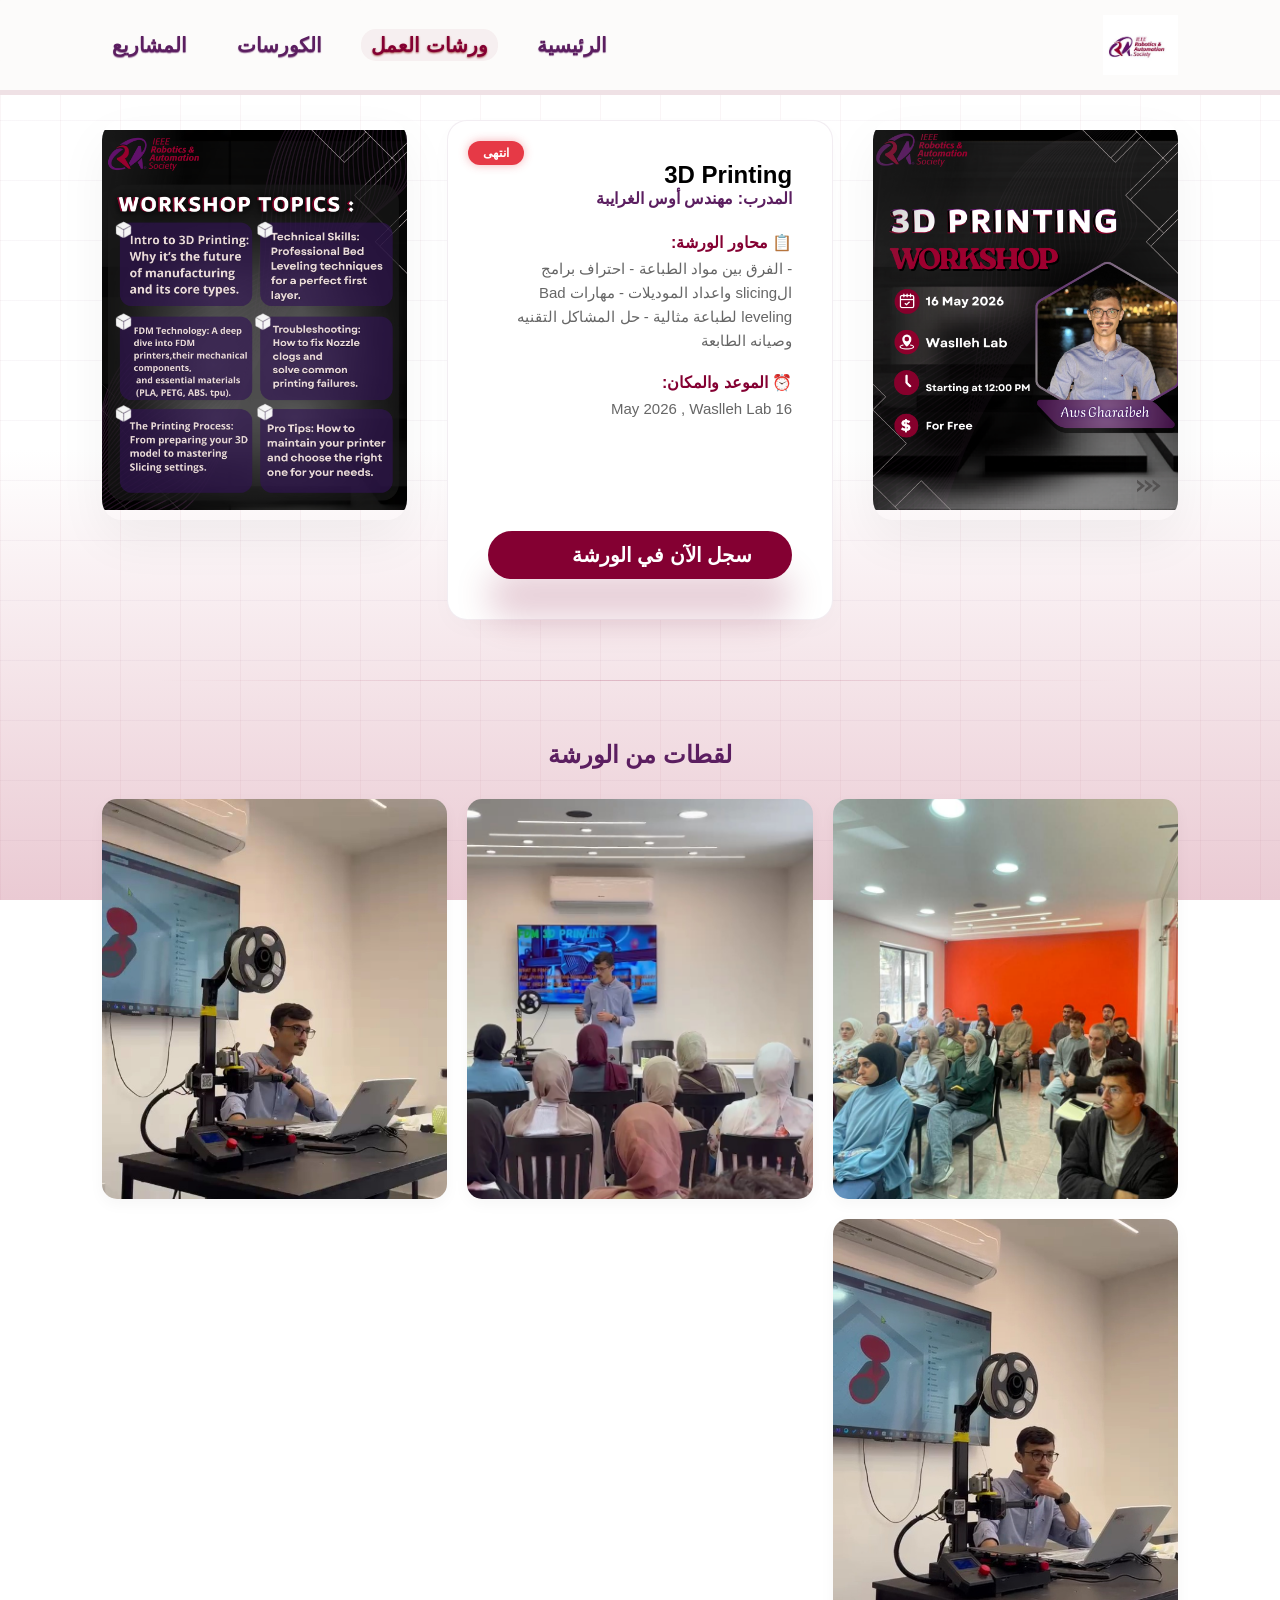
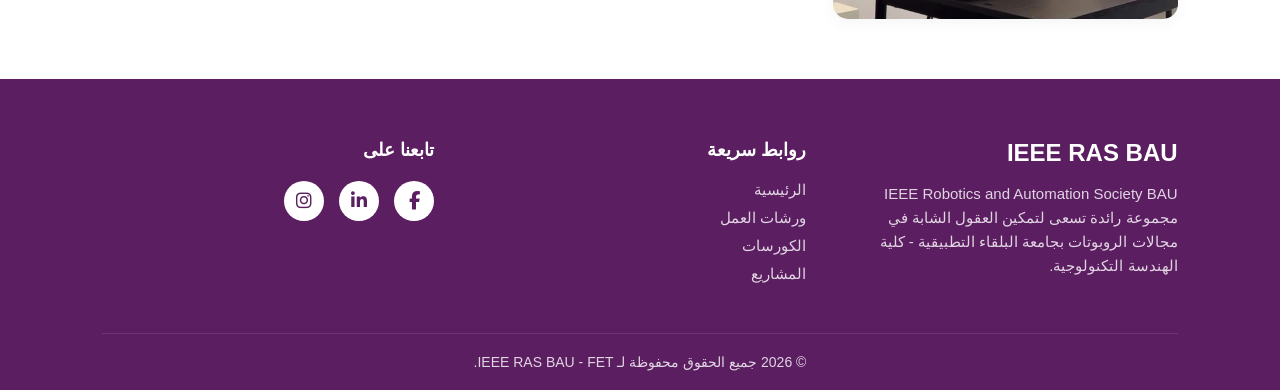
<file: index/3dprinting.html>
<!DOCTYPE html>
<html lang="ar" dir="rtl">
<head>
    <meta charset="UTF-8">
    <meta name="viewport" content="width=device-width, initial-scale=1.0">
    <title>IEEE RAS BAU - ورشات العمل</title>
    
    <link rel="stylesheet" href="https://cdnjs.cloudflare.com/ajax/libs/font-awesome/6.4.2/css/all.min.css">
    
    <link rel="stylesheet" href="sty.css">
</head>
<body>

    <header>
        <div class="logo">
            <img src="images.webp" alt="IEEE RAS Logo" class="logo-img">
        </div>
        <nav>
            <a href="index.html">الرئيسية</a>
            <a href="workshops.html" class="active-nav">ورشات العمل</a>
            <a href="courses.html">الكورسات</a>
            <a href="projects.html">المشاريع</a>
        </nav>
    </header>
    <div class="geometric-bg"></div>


    <main class="page-section">
        <div class="workshop-container reveal">
            
            <div class="workshop-main-img">
            <img src="3D printing Workshop (7).png " alt="صورة الورشة الرئيسية">
            </div>

            <div class="workshop-details-box">
                <span class="status-badge ended">انتهى</span>
                <h2> 3D Printing </h2>
                <h4>المدرب: مهندس أوس الغرايبة  </h4>
                
                <div class="info-item">
                    <strong>📋 محاور الورشة:</strong>
                    <p> - الفرق بين مواد الطباعة 
                        - احتراف برامج الslicing واعداد الموديلات
                        - مهارات Bad leveling لطباعة مثالية
                        - حل المشاكل التقنيه وصيانه الطابعة
                    </p>


                </div>

                <div class="info-item">
                    <strong>⏰ الموعد والمكان:</strong>
                    <p>16 May 2026 , Waslleh Lab</p>
                </div>


                <a href="https://docs.google.com/forms/d/e/1FAIpQLScPyWiTgzM2O8Dl8yajftt_cJj_Z5gINGmDHSH_7XPQa5oqYQ/closedform?utm_source=ig&utm_medium=social&utm_content=link_in_bio&fbclid=PAZXh0bgNhZW0CMTEAc3J0YwZhcHBfaWQPNTY3MDY3MzQzMzUyNDI3AAGnYpp8_a16VlbfHd87w2gvHrfIJIG1HxorcnfChPvi_P6O2jeiAWDNHui3EKE_aem_QHqSIsdfg19g8arLHhocgA"_blank" class="btn-link">سجل الآن في الورشة</a>
            </div>
            <div class="workshop-main-img">
            <img src="3D printing Workshop (6).png " alt="صورة الورشة الرئيسية">
            </div>

        </div>


        <hr class="section-divider">

        <div class="workshop-gallery reveal">
            <h3 class="gallery-title">لقطات من الورشة</h3>
            <div class="workshop-photos-grid">
                <img src="1.jpeg" alt="لقطة 1">
                <img src="2.jpeg" alt="لقطة 2">
                <img src="3.jpeg" alt="لقطة 3">
                <img src="4.jpeg" alt="لقطة 3">
            </div>
        </div>
    </main>

    <footer class="site-footer reveal">
        <div class="footer-content">
            <div class="footer-info">
                <h3>IEEE RAS BAU</h3>
                <p>IEEE Robotics and Automation Society BAU</p>
                <p>مجموعة رائدة تسعى لتمكين العقول الشابة في مجالات الروبوتات بجامعة البلقاء التطبيقية - كلية الهندسة التكنولوجية.</p>
            </div>
            <div class="footer-links">
                <h4>روابط سريعة</h4>
                <ul>
                    <li><a href="index.html">الرئيسية</a></li>
                    <li><a href="workshops.html">ورشات العمل</a></li>
                    <li><a href="courses.html">الكورسات</a></li>
                    <li><a href="projects.html">المشاريع</a></li>
                </ul>
            </div>
            <div class="footer-social">
                <h4>تابعنا على</h4>
                <div class="social-icons">
                    <a href="https://www.facebook.com/share/1HL7fDVgAT/" target="_blank" rel="noopener noreferrer"><i class="fab fa-facebook-f"></i></a>
                    <a href="https://www.linkedin.com/company/ieee-bau-robotics-and-automation-chapter/" target="_blank" rel="noopener noreferrer"><i class="fab fa-linkedin-in"></i></a>
                    <a href="https://www.instagram.com/ieeerasbau?igsh=cW93amEybjhoZ2tj" target="_blank" rel="noopener noreferrer"><i class="fab fa-instagram"></i></a>
                </div>
            </div>
        </div>
        <div class="footer-bottom">
            <p>&copy; 2026 جميع الحقوق محفوظة لـ IEEE RAS BAU - FET.</p>
        </div>
    </footer>


    <script src="java.js"></script>
</body>
</html>
</file>
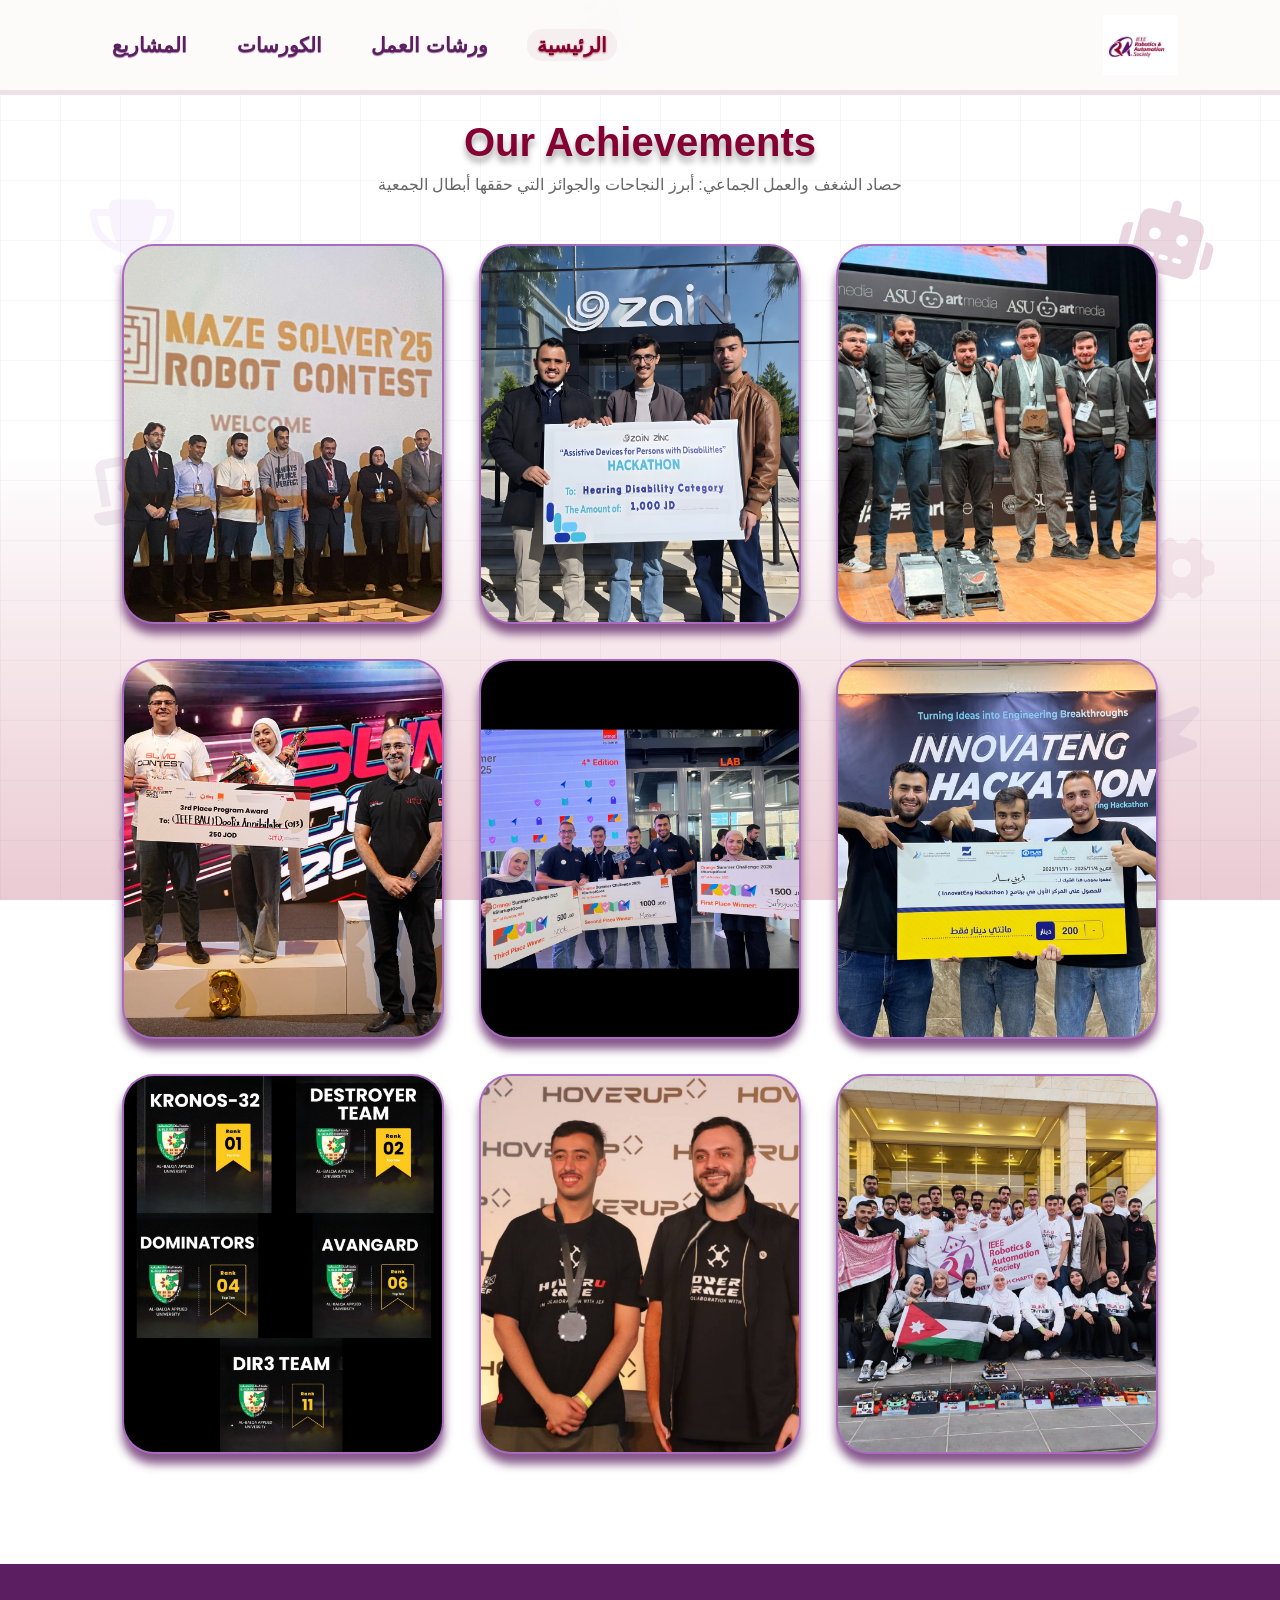
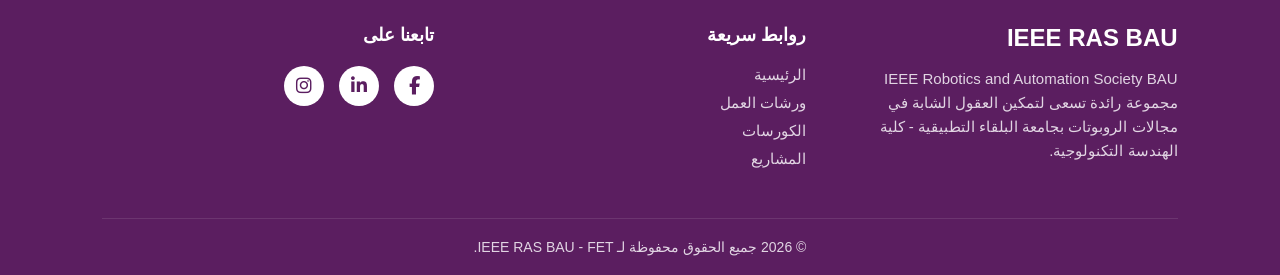
<file: index/Achievements.html>
<!DOCTYPE html>
<html lang="ar" dir="rtl">
<head>
    <meta charset="UTF-8">
    <meta name="viewport" content="width=device-width, initial-scale=1.0">
    <title>IEEE RAS BAU - الإنجازات</title>
    <link rel="stylesheet" href="https://cdnjs.cloudflare.com/ajax/libs/font-awesome/6.4.2/css/all.min.css">
    <link rel="stylesheet" href="sty.css">
</head>
<body>

    <header>
        <div class="logo">
            <img src="images.webp" alt="IEEE RAS Logo" class="logo-img">
        </div>
        <nav>
            <a href="index.html" class="active-nav">الرئيسية</a>
            <a href="workshops.html">ورشات العمل</a>
            <a href="courses.html">الكورسات</a>
            <a href="projects.html">المشاريع</a>
        </nav>
    </header>
    <main class="page-section">
        <h1 class="section-title">Our Achievements</h1>
        <p class="section-subtitle">حصاد الشغف والعمل الجماعي: أبرز النجاحات والجوائز التي حققها أبطال الجمعية</p>

        <div class="achievements-grid">
            <div class="geometric-bg"></div>
 <div class="tech-bg-shapes">
    <i class="fas fa-robot tech-shape shape-robot-1"></i>
    <i class="fas fa-robot tech-shape shape-robot-2"></i>
    <i class="fas fa-cogs tech-shape shape-cog-2"></i>
    <i class="fas fa-robot tech-shape shape-robot-1"></i>
    <i class="fas fa-laptop-code tech-shape shape-computer"></i> 
    <i class="fas fa-bolt tech-shape shape-bolt"></i>             
    <i class="fas fa-microchip tech-shape shape-microchip"></i>   
    <i class="fas fa-globe tech-shape shape-globe"></i>           
    <i class="fas fa-trophy tech-shape shape-trophy"></i>         
    <i class="fas fa-users tech-shape shape-users"></i>           
</div>


            <div class="achievement-card">
                <img src="a1.jpg" alt=" RoboFight">
                <div class="achievement-overlay">
                    <div class="achievement-content">
                        <i class="fas fa-trophy achievement-icon"></i>
                        <h3>3RD Place in the RoboFight</h3>
                        <p>تتويج مستحق لمهندسين فريق  Kronos  بعد أداء بطولي لافت في المنافسات الوطنية.</p>
                    </div>
                </div>
            </div>

            <div class="achievement-card">
                <img src="a2.png" alt="ZINC">
                <div class="achievement-overlay">
                    <div class="achievement-content">
                        <i class="fas fa-trophy achievement-icon"></i>
                        <h3>1st Place Award in ZINC Hackathon</h3>
                        <p> قدم الفريق مشروع Sentry لمشاريع دعم ذوي الإعاقه وبالتعاون مع مساحه الصناع , ZINC </p>
                    </div>
                </div>
            </div>

            <div class="achievement-card">
                <img src="a3.png" alt="Maze">
                <div class="achievement-overlay">
                    <div class="achievement-content">
                        <i class="fas fa-trophy achievement-icon"></i>
                        <h3>1st Place Mechanic Award in MAZE</h3>
                        <p> قدم الفريق مشروع Sentry لمشاريع دعم ذوي الإعاقه وبالتعاون مع مساحه الصناع , ZINC </p>
                    </div>
                </div>
            </div>

            <div class="achievement-card">
                <img src="a4.png" alt="InnovatEng Hackatho">
                <div class="achievement-overlay">
                    <div class="achievement-content">
                        <i class="fas fa-trophy achievement-icon"></i>
                        <h3>1st Place Award in InnovatEng Hackathon</h3>
                        <p>نفتخر ب إنجاز المهندسين بالمركز الاول ب InnovatEng Hackatho لمشروع Massar Robot</p>

                    </div>
                </div>
            </div>
            
            <div class="achievement-card">
                <img src="a5.png" alt="orange challenge ">
                <div class="achievement-overlay">
                    <div class="achievement-content">
                        <i class="fas fa-award achievement-icon"></i>
                        <h3>Top 3 Rankings in Orange Summer Challenge</h3>
                        <p>نفتخر ب إنجاز المبدعين بحصولهم على المراكز الثلاث الأولى في تحدي Orange Summer Challenge</p>

                    </div>
                </div>
            </div>

            <div class="achievement-card">
                
                <img src="a6.png" alt="Sumo ">
                <div class="achievement-overlay">
                    <div class="achievement-content">
                        <i class="fas fa-medal achievement-icon"></i>
                        <h3>3rd Place in Programming Award at SUMO</h3>
                        <p></p>
                    </div>
                </div>
        
              </div>
 
            <div class="achievement-card">
                <img src="sumoteam.jpeg" alt="teams">
                <div class="achievement-overlay">
                    <div class="achievement-content">
                        <i class="fas fa-medal achievement-icon"></i>
                        <h3>13 Robot, 13 Teams in sumo Contest</h3>
                        <p></p>
                    </div>
                </div>
            </div>

            <div class="achievement-card">
                <img src="a7.png" alt="HoverUp">
                <div class="achievement-overlay">
                    <div class="achievement-content">
                        <i class="fas fa-medal achievement-icon"></i>
                        <h3>6th Place Award in HOVER U RACE</h3>
                        
                    </div>
                </div>
            </div>

            <div class="achievement-card">
                <img src="a8.png" alt="RoboFight">
                <div class="achievement-overlay">
                    <div class="achievement-content">
                        <i class="fas fa-medal achievement-icon"></i>
                        <h3>Our Team’s Rankingsin RoboFight</h3>
                    </div>
                </div>
            </div>
        </div>
    </main>


    <footer class="site-footer reveal">
        <div class="footer-content">
            <div class="footer-info">
                <h3>IEEE RAS BAU</h3>
                <p>IEEE Robotics and Automation Society BAU</p>
                <p>مجموعة رائدة تسعى لتمكين العقول الشابة في مجالات الروبوتات بجامعة البلقاء التطبيقية - كلية الهندسة التكنولوجية.</p>
            </div>
            <div class="footer-links">
                <h4>روابط سريعة</h4>
                <ul>
                    <li><a href="index.html">الرئيسية</a></li>
                    <li><a href="workshops.html">ورشات العمل</a></li>
                    <li><a href="courses.html">الكورسات</a></li>
                    <li><a href="projects.html">المشاريع</a></li>
                </ul>
            </div>
            <div class="footer-social">
                <h4>تابعنا على</h4>
                <div class="social-icons">
                    <a href="https://www.facebook.com/share/1HL7fDVgAT/" target="_blank" rel="noopener noreferrer"><i class="fab fa-facebook-f"></i></a>
                    <a href="https://www.linkedin.com/company/ieee-bau-robotics-and-automation-chapter/" target="_blank" rel="noopener noreferrer"><i class="fab fa-linkedin-in"></i></a>
                    <a href="https://www.instagram.com/ieeerasbau?igsh=cW93amEybjhoZ2tj" target="_blank" rel="noopener noreferrer"><i class="fab fa-instagram"></i></a>
                </div>
            </div>
        </div>
        <div class="footer-bottom">
            <p>&copy; 2026 جميع الحقوق محفوظة لـ IEEE RAS BAU - FET.</p>
        </div>
    </footer>

    <script src="java.js"></script>
</body>
</html>
</file>
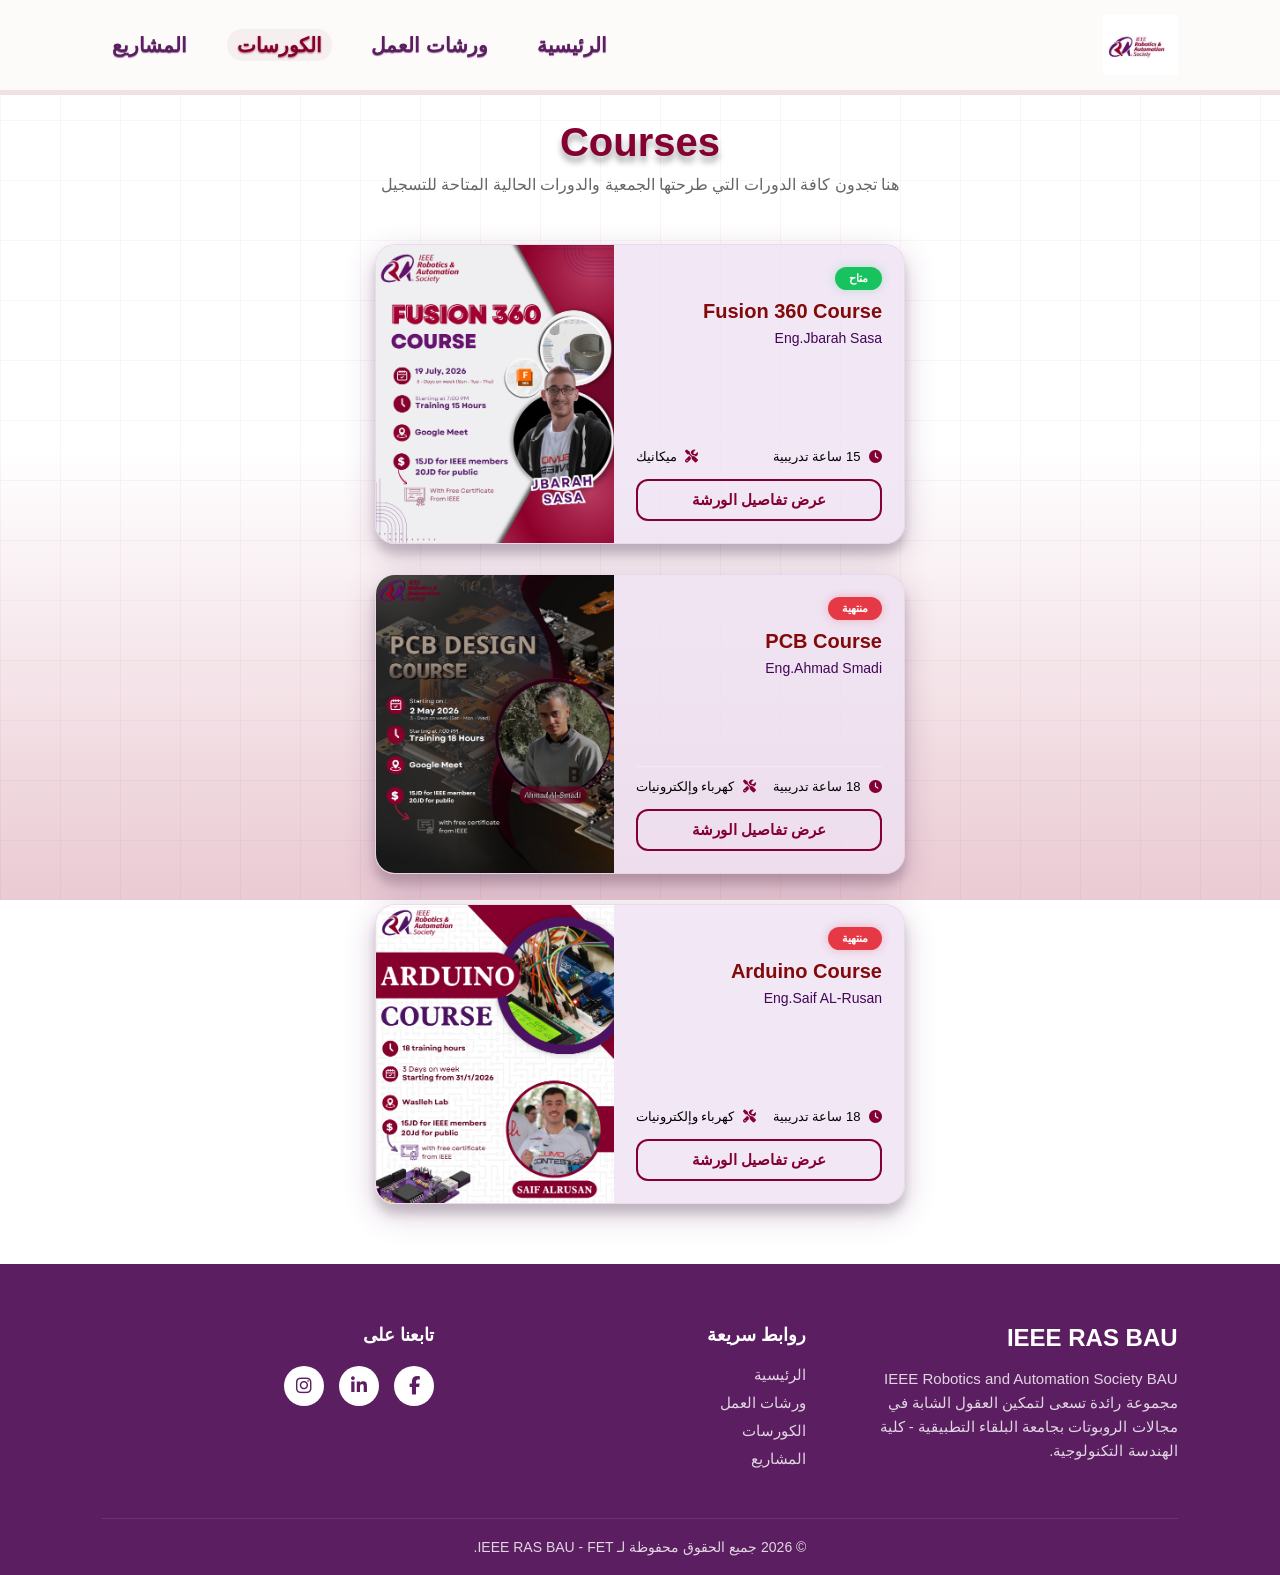
<file: index/courses.html>
<!DOCTYPE html>
<html lang="ar" dir="rtl">
<head>
    <meta charset="UTF-8">
    <meta name="viewport" content="width=device-width, initial-scale=1.0">
    <title>IEEE RAS BAU - كورسات</title>
    
    <link rel="stylesheet" href="https://cdnjs.cloudflare.com/ajax/libs/font-awesome/6.4.2/css/all.min.css">
    <link rel="stylesheet" href="sty.css">
</head>
<body>

    <header>
        <div class="logo">
            <img src="images.webp" alt="IEEE RAS Logo" class="logo-img">
        </div>
        <nav>
            <a href="index.html">الرئيسية</a>
            <a href="workshops.html">ورشات العمل</a>
            <a href="courses.html" class="active-nav">الكورسات</a>
            <a href="projects.html">المشاريع</a>
        </nav>
    </header>

    <div class="geometric-bg"></div>
 
    <main class="page-section">
        <h1 class="section-title">Courses</h1>
        
        <div>
            <p class="section-subtitle">هنا تجدون كافة الدورات التي طرحتها الجمعية والدورات الحالية المتاحة للتسجيل</p>
        </div>

        <div class="courses-grid">

            <div class="course-card">
                <div class="course-img-box">
                    <img src="fusion.png" alt="تصميم اللوحات الإلكترونية">
                </div>
                <div class="course-info">
                    <div class="course-header-block">
                        <span class="course-badge badge-active">متاح</span>
                        <h3>Fusion 360 Course</h3>
                    </div>
                    <p class="course-desc">Eng.Jbarah Sasa</p>
                    <div class="course-meta">
                        <span><i class="fas fa-clock"></i> 15 ساعة تدريبية</span>
                        <span><i class="fas fa-tools"></i> ميكانيك </span>
                    </div>
                    <a href="fusionc.html" class="course-btn btn-secondary">عرض تفاصيل الورشة</a>
                </div>
            </div>
        

            <div class="course-card">
                <div class="course-img-box">
                    <img src="pcbcourse.png" alt="تصميم اللوحات الإلكترونية">
                </div>
                <div class="course-info">
                    <div class="course-header-block">
                        <span class="course-badge badge-closed">منتهية</span>
                        <h3>PCB Course</h3>
                    </div>
                    <p class="course-desc">Eng.Ahmad Smadi</p>
                    <div class="course-meta">
                        <span><i class="fas fa-clock"></i> 18 ساعة تدريبية</span>
                        <span><i class="fas fa-tools"></i> كهرباء وإلكترونيات</span>
                    </div>
                    <a href="pcbc.html" class="course-btn btn-secondary">عرض تفاصيل الورشة</a>

                </div>
            </div>


            <div class="course-card">
                <div class="course-img-box">
                    <img src="ArduinoCo.png" alt="Arduino">
                </div>
                <div class="course-info">
                    <div class="course-header-block">
                        <span class="course-badge badge-closed">منتهية</span>
                        <h3>Arduino Course</h3>
                    </div>
                    <p class="course-desc">Eng.Saif AL-Rusan</p>
                    <div class="course-meta">
                        <span><i class="fas fa-clock"></i> 18 ساعة تدريبية</span>
                        <span><i class="fas fa-tools"></i> كهرباء وإلكترونيات</span>
                    </div>
                    <a href="" class="course-btn btn-secondary">عرض تفاصيل الورشة</a>
                </div>
            </div>

        </div> </main>

    <footer class="site-footer reveal">
        <div class="footer-content">
            <div class="footer-info">
                <h3>IEEE RAS BAU</h3>
                <p>IEEE Robotics and Automation Society BAU</p>
                <p>مجموعة رائدة تسعى لتمكين العقول الشابة في مجالات الروبوتات بجامعة البلقاء التطبيقية - كلية الهندسة التكنولوجية.</p>
            </div>
            <div class="footer-links">
                <h4>روابط سريعة</h4>
                <ul>
                    <li><a href="web1.html">الرئيسية</a></li>
                    <li><a href="workshops.html">ورشات العمل</a></li>
                    <li><a href="courses.html">الكورسات</a></li>
                    <li><a href="projects.html">المشاريع</a></li>
                </ul>
            </div>
            <div class="footer-social">
                <h4>تابعنا على</h4>
                <div class="social-icons">
                    <a href="https://www.facebook.com/share/1HL7fDVgAT/" target="_blank" rel="noopener noreferrer"><i class="fab fa-facebook-f"></i></a>
                    <a href="https://www.linkedin.com/company/ieee-bau-robotics-and-automation-chapter/" target="_blank" rel="noopener noreferrer"><i class="fab fa-linkedin-in"></i></a>
                    <a href="https://www.instagram.com/ieeerasbau?igsh=cW93amEybjhoZ2tj" target="_blank" rel="noopener noreferrer"><i class="fab fa-instagram"></i></a>
                </div>
            </div>
        </div>
        <div class="footer-bottom">
            <p>&copy; 2026 جميع الحقوق محفوظة لـ IEEE RAS BAU - FET.</p>
        </div>
    </footer>

    <script src="java.js"></script>
</body>
</html>
</file>
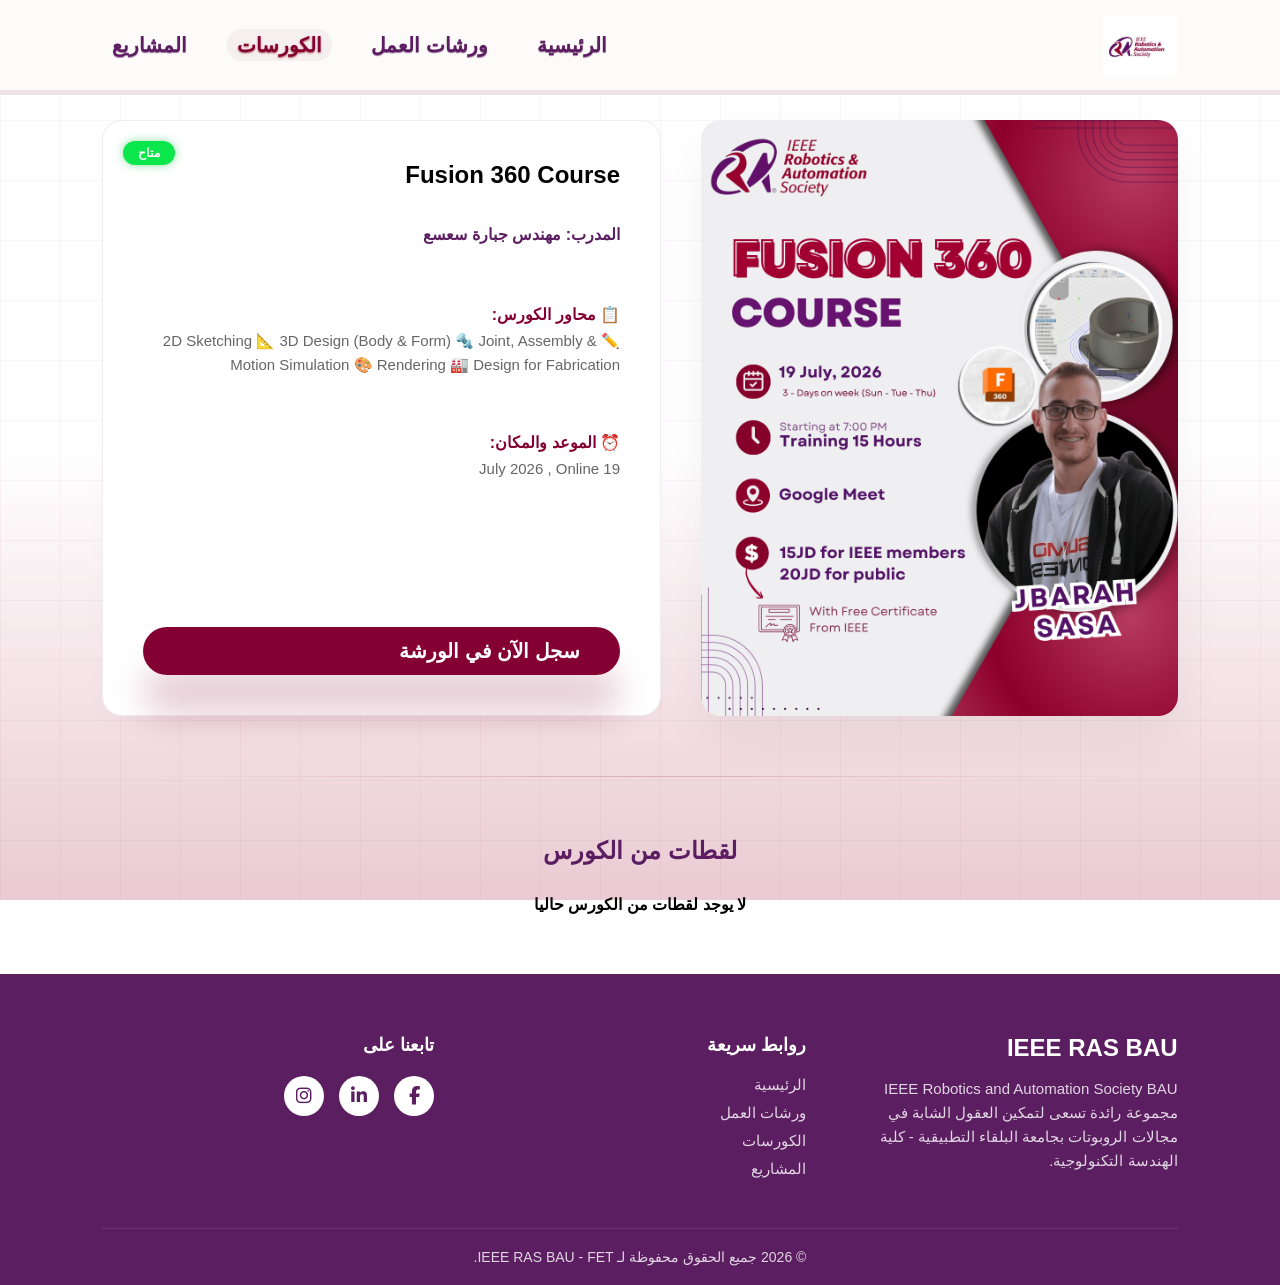
<file: index/fusionc.html>
<!DOCTYPE html>
<html lang="ar" dir="rtl">
<head>
    <meta charset="UTF-8">
    <meta name="viewport" content="width=device-width, initial-scale=1.0">
    
    <title>IEEE RAS BAU - ورشات العمل</title>
    
    <link rel="stylesheet" href="https://cdnjs.cloudflare.com/ajax/libs/font-awesome/6.4.2/css/all.min.css">
    
    <link rel="stylesheet" href="sty.css">
</head>
<body>

    <header>
        <div class="logo">
            <img src="images.webp" alt="IEEE RAS Logo" class="logo-img">
        </div>
        <nav>
            <a href="index.html">الرئيسية</a>
            <a href="workshops.html" >ورشات العمل</a>
            <a href="courses.html" class="active-nav">الكورسات</a>
            <a href="projects.html">المشاريع</a>
        </nav>
    </header>
    <div class="geometric-bg"></div>

    <main class="page-section">
        <div class="workshop-container reveal">
            
            <div class="course-main-img">
            <img src="fusion.png" alt="صورة الورشة الرئيسية">
            </div>

            <div class="workshop-details-box">
                <span class="status-badge available">متاح</span>
                <h2>Fusion 360 Course</h2>
                <h4>المدرب: مهندس جبارة سعسع  </h4>
                
                <div class="info-item">
                    <strong>📋 محاور الكورس:</strong>
                    <p> 
✏️ 2D Sketching
📐 3D Design (Body & Form)
🔩 Joint, Assembly & Motion Simulation
🎨 Rendering
🏭 Design for Fabrication
                    </p>


                </div>

                <div class="info-item">
                    <strong>⏰ الموعد والمكان:</strong>
                    <p>19 July 2026 , Online</p>
                </div>


                <a href="https://forms.gle/9B8PaFwVrMxK3SMw8" class="btn-link">سجل الآن في الورشة</a>
            </div>
        </div>


        <hr class="section-divider">

        <div class="workshop-gallery reveal">
            <h3 class="gallery-title">لقطات من الكورس</h3>
            <div class="workshop-photos-grid">
                <h4>لا يوجد لقطات من الكورس حاليا</h4>
            </div>
        </div>
    </main>

     <footer class="site-footer reveal">
        <div class="footer-content">
            <div class="footer-info">
                <h3>IEEE RAS BAU</h3>
                <p>IEEE Robotics and Automation Society BAU</p>
                <p>مجموعة رائدة تسعى لتمكين العقول الشابة في مجالات الروبوتات بجامعة البلقاء التطبيقية - كلية الهندسة التكنولوجية.</p>
            </div>
            <div class="footer-links">
                <h4>روابط سريعة</h4>
                <ul>
                    <li><a href="index.html">الرئيسية</a></li>
                    <li><a href="workshops.html">ورشات العمل</a></li>
                    <li><a href="courses.html">الكورسات</a></li>
                    <li><a href="projects.html">المشاريع</a></li>
                </ul>
            </div>
            <div class="footer-social">
                <h4>تابعنا على</h4>
                <div class="social-icons">
                    <a href="https://www.facebook.com/share/1HL7fDVgAT/" target="_blank" rel="noopener noreferrer"><i class="fab fa-facebook-f"></i></a>
                    <a href="https://www.linkedin.com/company/ieee-bau-robotics-and-automation-chapter/" target="_blank" rel="noopener noreferrer"><i class="fab fa-linkedin-in"></i></a>
                    <a href="https://www.instagram.com/ieeerasbau?igsh=cW93amEybjhoZ2tj" target="_blank" rel="noopener noreferrer"><i class="fab fa-instagram"></i></a>
                </div>
            </div>
        </div>
        <div class="footer-bottom">
            <p>&copy; 2026 جميع الحقوق محفوظة لـ IEEE RAS BAU - FET.</p>
        </div>
    </footer>


    <script src="java.js"></script>
</body>
</html>
</file>
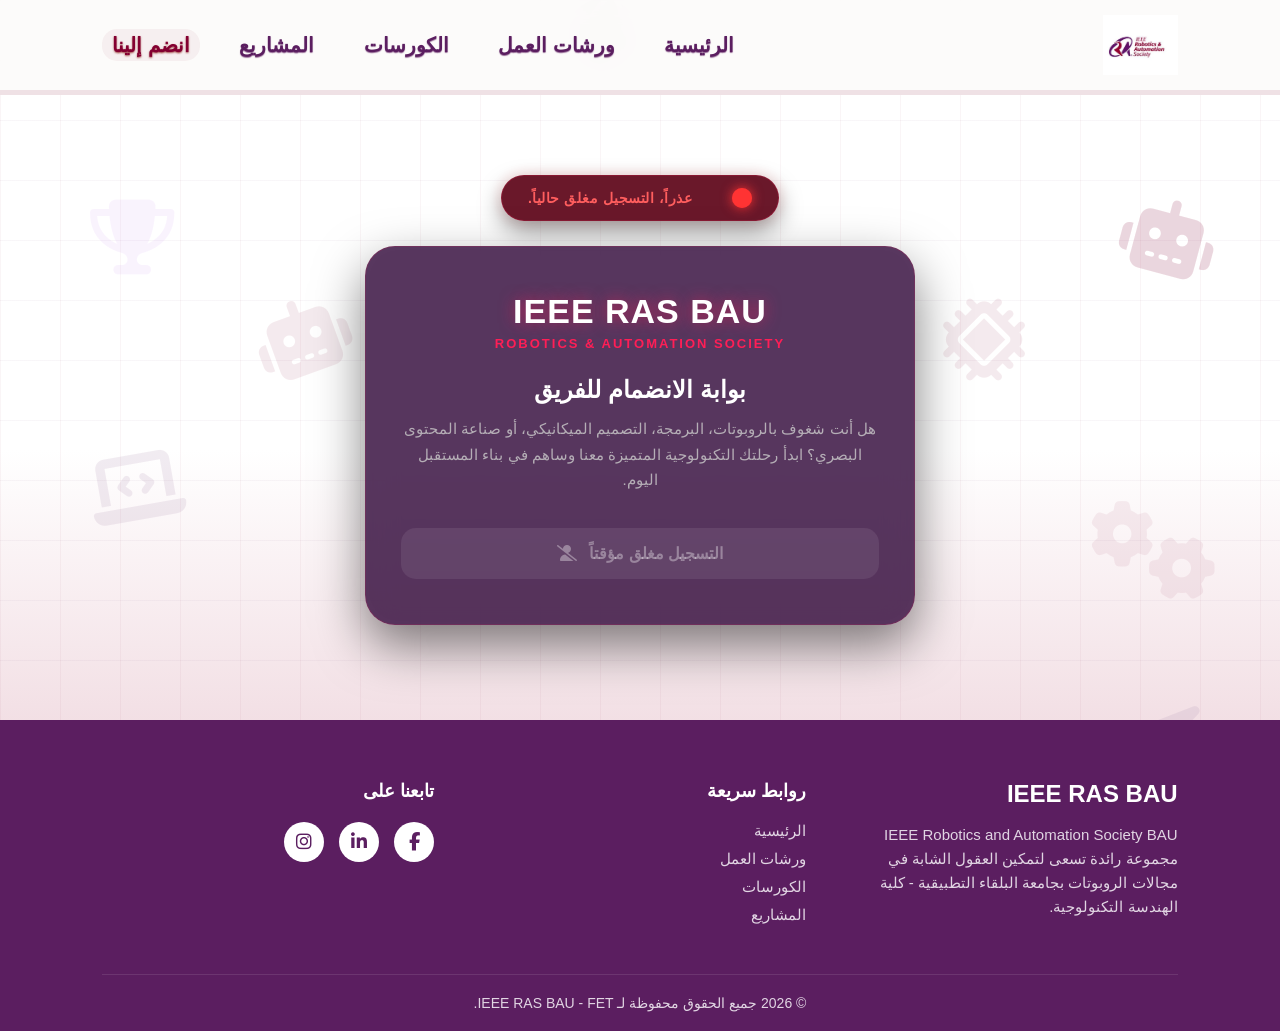
<file: index/join.html>
<!DOCTYPE html>
<html lang="ar" dir="rtl">
<head>
    <meta charset="UTF-8">
    <meta name="viewport" content="width=device-width, initial-scale=1.0">
    <title>IEEE RAS BAU - Join Us </title>
    
    <link rel="stylesheet" href="https://cdnjs.cloudflare.com/ajax/libs/font-awesome/6.4.2/css/all.min.css">
    <link rel="stylesheet" href="sty.css"> <style>
        /* الحاوية الأساسية لتوسيط عناصر الانضمام عمودياً مع إبعادها عن الهيدر */
        .join-page-wrapper {
            display: flex;
            flex-direction: column; /* لترتيب العناصر عمودياً فوق بعضها */
            justify-content: center;
            align-items: center;
            min-height: 80vh; /* يعطي مساحة ممتازة وراحة للعين */
            padding: 120px 20px 60px 20px; /* تم زيادة الـ padding العلوي لـ 120px لمنع التداخل مع الهيدر */
            position: relative;
            z-index: 5;
        }

        /* ========================================== */
        /* شارة الحالة الطائرة بالأعلى (منفصلة تماماً) */
        /* ========================================== */
        .status-badge-floating {
            display: inline-flex;
            align-items: center;
            gap: 40px;
            background: rgba(95, 7, 26, 0.93); /* نفس نمط الكرت الزجاجي الداكن */
            backdrop-filter: blur(10px);
            -webkit-backdrop-filter: blur(10px);
            padding: 12px 26px;
            border-radius: 50px;
            border: 1px solid rgba(255, 30, 86, 0.2); /*غيريها للأخضر*/
            margin-top: 20px; /* هامش علوي إضافي لتنزيلها تحت الهيدر */
            margin-bottom: 25px; /* المسافة الفاصلة بين الشارة والكرت الرئيسي */
            box-shadow: 0 10px 25px rgba(0, 0, 0, 0.4), 0 0 15px rgba(255, 51, 51, 0.15);
            transition: all 0.3s ease;
        }

        /* الدائرة المضيئة باللون الأحمر النبضي */
        .status-indicator-red {
            width: 20px;
            height: 20px;
            border-radius: 50%;
            position: relative;
            background-color: #ff3333;
            box-shadow: 0 0 12px #ff3333;
        }

        /* حلقة النبض الخارجي المتكرر */
        .status-indicator-red::after {
            content: '';
            position: absolute;
            top: 0;
            left: 0;
            width: 100%;
            height: 100%;
            border-radius: 50%;
            background-color: rgba(255, 51, 51, 0.5);
            animation: pulse-glow-red 1.8s infinite ease-in-out;
        }

        .status-text-red {
            font-size: 14px;
            font-weight: bold;
            color: #ff5e5e; /* لون أحمر ناعم متناسق */
            letter-spacing: 0.5px;
        }

        /* ========================================== */
        /* كرت الانضمام الزجاجي الرئيسي              */
        /* ========================================== */
        .join-container {
            background: rgba(44, 3, 53, 0.796);
            backdrop-filter: blur(15px);
            -webkit-backdrop-filter: blur(15px);
            border: 1px solid rgba(255, 30, 86, 0.15);
            border-radius: 30px;
            width: 100%;
            max-width: 550px;
            padding: 45px 35px;
            text-align: center;
            box-shadow: 0 20px 50px rgba(0, 0, 0, 0.5), 
                        inset 0 0 20px rgba(255, 255, 255, 0.02);
            transition: all 0.4s ease;
        }

        .join-container:hover {
            border-color: rgba(255, 30, 86, 0.3);
            box-shadow: 0 25px 55px rgba(132, 0, 50, 0.2);
            transform: translateY(-5px); /* ارتفاع ناعم وبسيط للكرت عند التمرير */
        }

        .logo-text {
            font-size: 34px;
            font-weight: 900;
            color: #ffffff;
            margin-bottom: 5px;
            letter-spacing: 1px;
            text-shadow: 0 0 15px rgba(255, 30, 86, 0.577);
        }

        .sub-logo {
            font-size: 13px;
            color: #ff1e56;
            text-transform: uppercase;
            letter-spacing: 2px;
            margin-bottom: 25px;
            font-weight: 700;
        }

        .join-title {
            font-size: 24px;
            font-weight: bold;
            margin-bottom: 12px;
            color: #ffffff;
        }

        .join-desc {
            font-size: 15px;
            color: #b5aeb6;
            line-height: 1.7;
            margin-bottom: 35px;
        }

        /* ========================================== */
        /* زر التسجيل المغلق المعطل                   */
        /* ========================================== */
        .join-btn {
            display: inline-flex;
            align-items: center;
            justify-content: center;
            gap: 12px;
            width: 100%;
            padding: 16px 30px;
            font-size: 16px;
            font-weight: bold;
            border-radius: 15px;
            border: none;
            background: rgba(255, 255, 255, 0.08);
            color: rgba(255, 255, 255, 0.35);
            cursor: not-allowed; /* يغير شكل المؤشر لعلامة المنع */
            pointer-events: none; /* يمنع أي نقرات على الزر تماماً */
            text-decoration: none;
            transition: all 0.3s ease;
        }

        /* حركة النبض الدائري للدائرة الحمراء */
        @keyframes pulse-glow-red {
            0% {
                transform: scale(1);
                opacity: 1;
            }
            100% {
                transform: scale(2.4);
                opacity: 0;
            }
        }
    </style>
</head>
<body>

    <div class="geometric-bg"></div>
    <div class="tech-bg-shapes">
        <i class="fas fa-robot tech-shape shape-robot-1"></i>
        <i class="fas fa-robot tech-shape shape-robot-2"></i>
        <i class="fas fa-cogs tech-shape shape-cog-2"></i>
        <i class="fas fa-robot tech-shape shape-robot-1"></i>
        <i class="fas fa-laptop-code tech-shape shape-computer"></i> 
        <i class="fas fa-bolt tech-shape shape-bolt"></i>             
        <i class="fas fa-microchip tech-shape shape-microchip"></i>   
        <i class="fas fa-globe tech-shape shape-globe"></i>           
        <i class="fas fa-trophy tech-shape shape-trophy"></i>         
        <i class="fas fa-users tech-shape shape-users"></i>          
    </div>

    <header>
        <div class="logo">
            <img src="images.webp" alt="IEEE RAS Logo" class="logo-img">
        </div>
        <nav>
            <a href="index.html">الرئيسية</a>
            <a href="workshops.html">ورشات العمل</a>
            <a href="courses.html">الكورسات</a>
            <a href="projects.html">المشاريع</a>
            <a href="join.html" class="active-nav">انضم إلينا</a>
        </nav>
    </header>

    <main>
        <div class="join-page-wrapper reveal">
            
            <div class="status-badge-floating">
                <span class="status-indicator-red"></span>
                <span class="status-text-red">عذراً، التسجيل مغلق حالياً.</span>
            </div>

            <div class="join-container">
                <h1 class="logo-text">IEEE RAS BAU</h1>
                <div class="sub-logo">Robotics & Automation Society</div>

                <h2 class="join-title">بوابة الانضمام للفريق</h2>
                <p class="join-desc">
                    هل أنت شغوف بالروبوتات، البرمجة، التصميم الميكانيكي، أو صناعة المحتوى البصري؟ ابدأ رحلتك التكنولوجية المتميزة معنا وساهم في بناء المستقبل اليوم.
                </p>

                <button class="join-btn" disabled>
                    <span>التسجيل مغلق مؤقتاً</span>
                    <i class="fas fa-user-slash"></i>
                </button>
            </div>

        </div>
    </main>

    <footer class="site-footer reveal">
        <div class="footer-content">
            <div class="footer-info">
                <h3>IEEE RAS BAU</h3>
                <p>IEEE Robotics and Automation Society BAU</p>
                <p>مجموعة رائدة تسعى لتمكين العقول الشابة في مجالات الروبوتات بجامعة البلقاء التطبيقية - كلية الهندسة التكنولوجية.</p>
            </div>
            <div class="footer-links">
                <h4>روابط سريعة</h4>
                <ul>
                    <li><a href="index.html">الرئيسية</a></li>
                    <li><a href="workshops.html">ورشات العمل</a></li>
                    <li><a href="courses.html">الكورسات</a></li>
                    <li><a href="projects.html">المشاريع</a></li>
                </ul>
            </div>
            <div class="footer-social">
                <h4>تابعنا على</h4>
                <div class="social-icons">
                    <a href="https://www.facebook.com/share/1HL7fDVgAT/" target="_blank" rel="noopener noreferrer"><i class="fab fa-facebook-f"></i></a>
                    <a href="https://www.linkedin.com/company/ieee-bau-robotics-and-automation-chapter/" target="_blank" rel="noopener noreferrer"><i class="fab fa-linkedin-in"></i></a>
                    <a href="https://www.instagram.com/ieeerasbau?igsh=cW93amEybjhoZ2tj" target="_blank" rel="noopener noreferrer"><i class="fab fa-instagram"></i></a>
                </div>
            </div>
        </div>
        <div class="footer-bottom">
            <p>&copy; 2026 جميع الحقوق محفوظة لـ IEEE RAS BAU - FET.</p>
        </div>
    </footer>

    <script src="java.js"></script> </body>
</html>
</file>
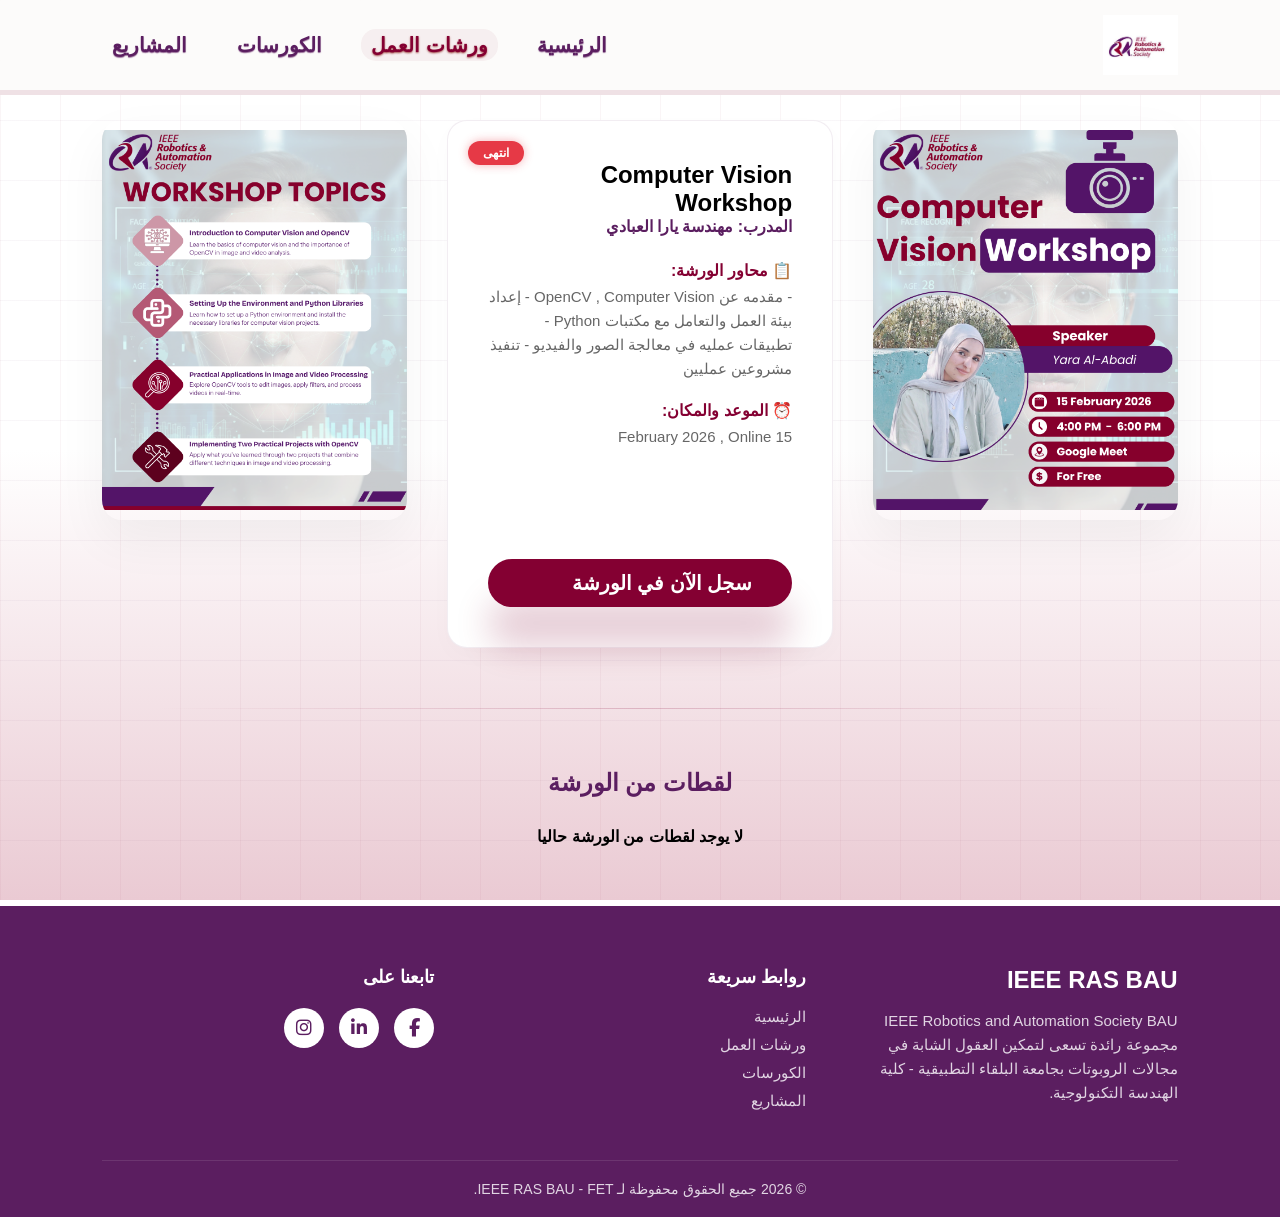
<file: index/open(cv).html>
<!DOCTYPE html>
<html lang="ar" dir="rtl">
<head>
    <meta charset="UTF-8">
    <meta name="viewport" content="width=device-width, initial-scale=1.0">
    <title>IEEE RAS BAU - ورشات العمل</title>
    
    <link rel="stylesheet" href="https://cdnjs.cloudflare.com/ajax/libs/font-awesome/6.4.2/css/all.min.css">
    
    <link rel="stylesheet" href="sty.css">
</head>
<body>

    <header>
        <div class="logo">
            <img src="images.webp" alt="IEEE RAS Logo" class="logo-img">
        </div>
        <nav>
            <a href="index.html">الرئيسية</a>
            <a href="workshops.html" class="active-nav">ورشات العمل</a>
            <a href="courses.html">الكورسات</a>
            <a href="projects.html">المشاريع</a>
        </nav>
    </header>
    <div class="geometric-bg"></div>

    <main class="page-section">
        <div class="workshop-container reveal">
            
            <div class="workshop-main-img">
            <img src="cvwork.png" alt="صورة الورشة الرئيسية">
            </div>

            <div class="workshop-details-box">
                <span class="status-badge ended">انتهى</span>
                <h2>Computer Vision Workshop</h2>
                <h4>المدرب: مهندسة يارا العبادي   </h4>
                
                <div class="info-item">
                    <strong>📋 محاور الورشة:</strong>
                    <p> - مقدمه عن OpenCV , Computer Vision 
                        - إعداد بيئة العمل والتعامل مع مكتبات Python  
                        - تطبيقات عمليه في معالجة الصور والفيديو  
                        - تنفيذ مشروعين عمليين 
                
                    </p>


                </div>

                <div class="info-item">
                    <strong>⏰ الموعد والمكان:</strong>
                    <p>15 February 2026 , Online</p>
                </div>


                <a href="_blank" class="btn-link">سجل الآن في الورشة</a>
            </div>
            <div class="workshop-main-img">
            <img src="cvtopics.png" alt="صورة الورشة الرئيسية">
            </div>

        </div>


        <hr class="section-divider">

        <div class="workshop-gallery reveal">
            <h3 class="gallery-title">لقطات من الورشة</h3>
            <div class="workshop-photos-grid">
                <h4>لا يوجد لقطات من الورشة حاليا</h4>
            </div>
        </div>
    </main>

     <footer class="site-footer reveal">
        <div class="footer-content">
            <div class="footer-info">
                <h3>IEEE RAS BAU</h3>
                <p>IEEE Robotics and Automation Society BAU</p>
                <p>مجموعة رائدة تسعى لتمكين العقول الشابة في مجالات الروبوتات بجامعة البلقاء التطبيقية - كلية الهندسة التكنولوجية.</p>
            </div>
            <div class="footer-links">
                <h4>روابط سريعة</h4>
                <ul>
                    <li><a href="index.html">الرئيسية</a></li>
                    <li><a href="workshops.html">ورشات العمل</a></li>
                    <li><a href="courses.html">الكورسات</a></li>
                    <li><a href="projects.html">المشاريع</a></li>
                </ul>
            </div>
            <div class="footer-social">
                <h4>تابعنا على</h4>
                <div class="social-icons">
                    <a href="https://www.facebook.com/share/1HL7fDVgAT/" target="_blank" rel="noopener noreferrer"><i class="fab fa-facebook-f"></i></a>
                    <a href="https://www.linkedin.com/company/ieee-bau-robotics-and-automation-chapter/" target="_blank" rel="noopener noreferrer"><i class="fab fa-linkedin-in"></i></a>
                    <a href="https://www.instagram.com/ieeerasbau?igsh=cW93amEybjhoZ2tj" target="_blank" rel="noopener noreferrer"><i class="fab fa-instagram"></i></a>
                </div>
            </div>
        </div>
        <div class="footer-bottom">
            <p>&copy; 2026 جميع الحقوق محفوظة لـ IEEE RAS BAU - FET.</p>
        </div>
    </footer>


    <script src="java.js"></script>
</body>
</html>
</file>
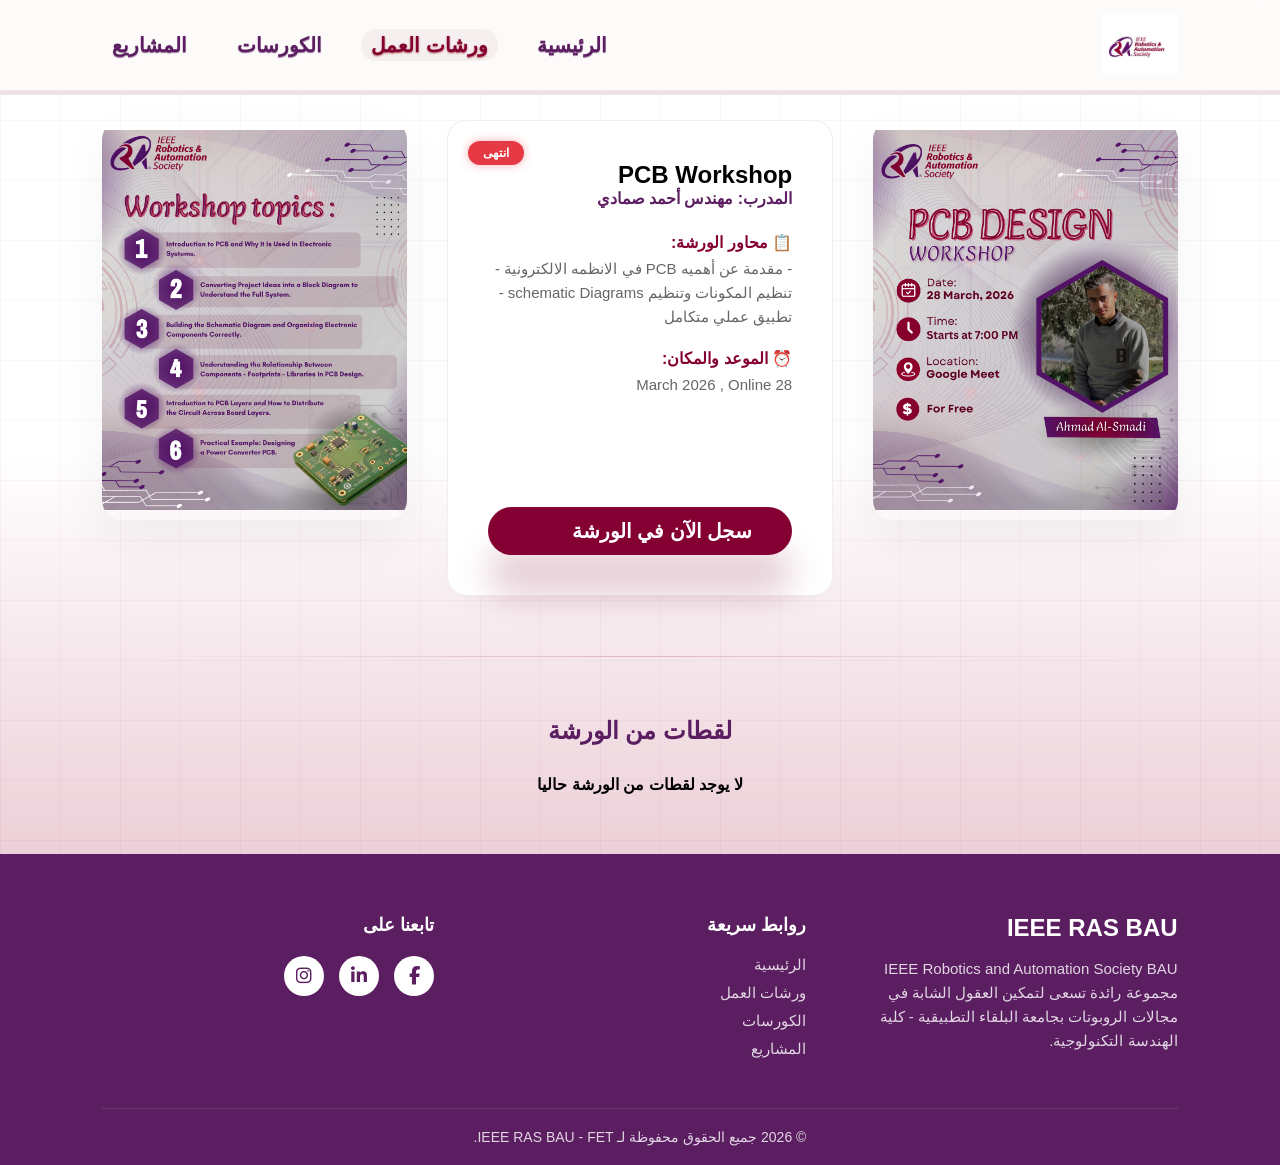
<file: index/pcb.html>
<!DOCTYPE html>
<html lang="ar" dir="rtl">
<head>
    <meta charset="UTF-8">
    <meta name="viewport" content="width=device-width, initial-scale=1.0">
    <title>IEEE RAS BAU - ورشات العمل</title>
    
    <link rel="stylesheet" href="https://cdnjs.cloudflare.com/ajax/libs/font-awesome/6.4.2/css/all.min.css">
    
    <link rel="stylesheet" href="sty.css">
</head>
<body>

    <header>
        <div class="logo">
            <img src="images.webp" alt="IEEE RAS Logo" class="logo-img">
        </div>
        <nav>
            <a href="index.html">الرئيسية</a>
            <a href="workshops.html" class="active-nav">ورشات العمل</a>
            <a href="courses.html">الكورسات</a>
            <a href="projects.html">المشاريع</a>
        </nav>
    </header>
    <div class="geometric-bg"></div>

    <main class="page-section">
        <div class="workshop-container reveal">
            
            <div class="workshop-main-img">
            <img src="pcbwork.png" alt="صورة الورشة الرئيسية">
            </div>

            <div class="workshop-details-box">
                <span class="status-badge ended">انتهى</span>
                <h2>PCB Workshop</h2>
                <h4>المدرب: مهندس أحمد صمادي  </h4>
                
                <div class="info-item">
                    <strong>📋 محاور الورشة:</strong>
                    <p> - مقدمة عن أهميه PCB في الانظمه الالكترونية
                        - تنظيم المكونات وتنظيم schematic Diagrams
                        - تطبيق عملي متكامل
                    </p>


                </div>

                <div class="info-item">
                    <strong>⏰ الموعد والمكان:</strong>
                    <p>28 March 2026 , Online</p>
                </div>


                <a href="_blank" class="btn-link">سجل الآن في الورشة</a>
            </div>
            <div class="workshop-main-img">
            <img src="topics.png" alt="صورة الورشة الرئيسية">
            </div>

        </div>


        <hr class="section-divider">

        <div class="workshop-gallery reveal">
            <h3 class="gallery-title">لقطات من الورشة</h3>
            <div class="workshop-photos-grid">
                <h4>لا يوجد لقطات من الورشة حاليا</h4>
            </div>
        </div>
    </main>

     <footer class="site-footer reveal">
        <div class="footer-content">
            <div class="footer-info">
                <h3>IEEE RAS BAU</h3>
                <p>IEEE Robotics and Automation Society BAU</p>
                <p>مجموعة رائدة تسعى لتمكين العقول الشابة في مجالات الروبوتات بجامعة البلقاء التطبيقية - كلية الهندسة التكنولوجية.</p>
            </div>
            <div class="footer-links">
                <h4>روابط سريعة</h4>
                <ul>
                    <li><a href="index.html">الرئيسية</a></li>
                    <li><a href="workshops.html">ورشات العمل</a></li>
                    <li><a href="courses.html">الكورسات</a></li>
                    <li><a href="projects.html">المشاريع</a></li>
                </ul>
            </div>
            <div class="footer-social">
                <h4>تابعنا على</h4>
                <div class="social-icons">
                    <a href="https://www.facebook.com/share/1HL7fDVgAT/" target="_blank" rel="noopener noreferrer"><i class="fab fa-facebook-f"></i></a>
                    <a href="https://www.linkedin.com/company/ieee-bau-robotics-and-automation-chapter/" target="_blank" rel="noopener noreferrer"><i class="fab fa-linkedin-in"></i></a>
                    <a href="https://www.instagram.com/ieeerasbau?igsh=cW93amEybjhoZ2tj" target="_blank" rel="noopener noreferrer"><i class="fab fa-instagram"></i></a>
                </div>
            </div>
        </div>
        <div class="footer-bottom">
            <p>&copy; 2026 جميع الحقوق محفوظة لـ IEEE RAS BAU - FET.</p>
        </div>
    </footer>


    <script src="java.js"></script>
</body>
</html>
</file>
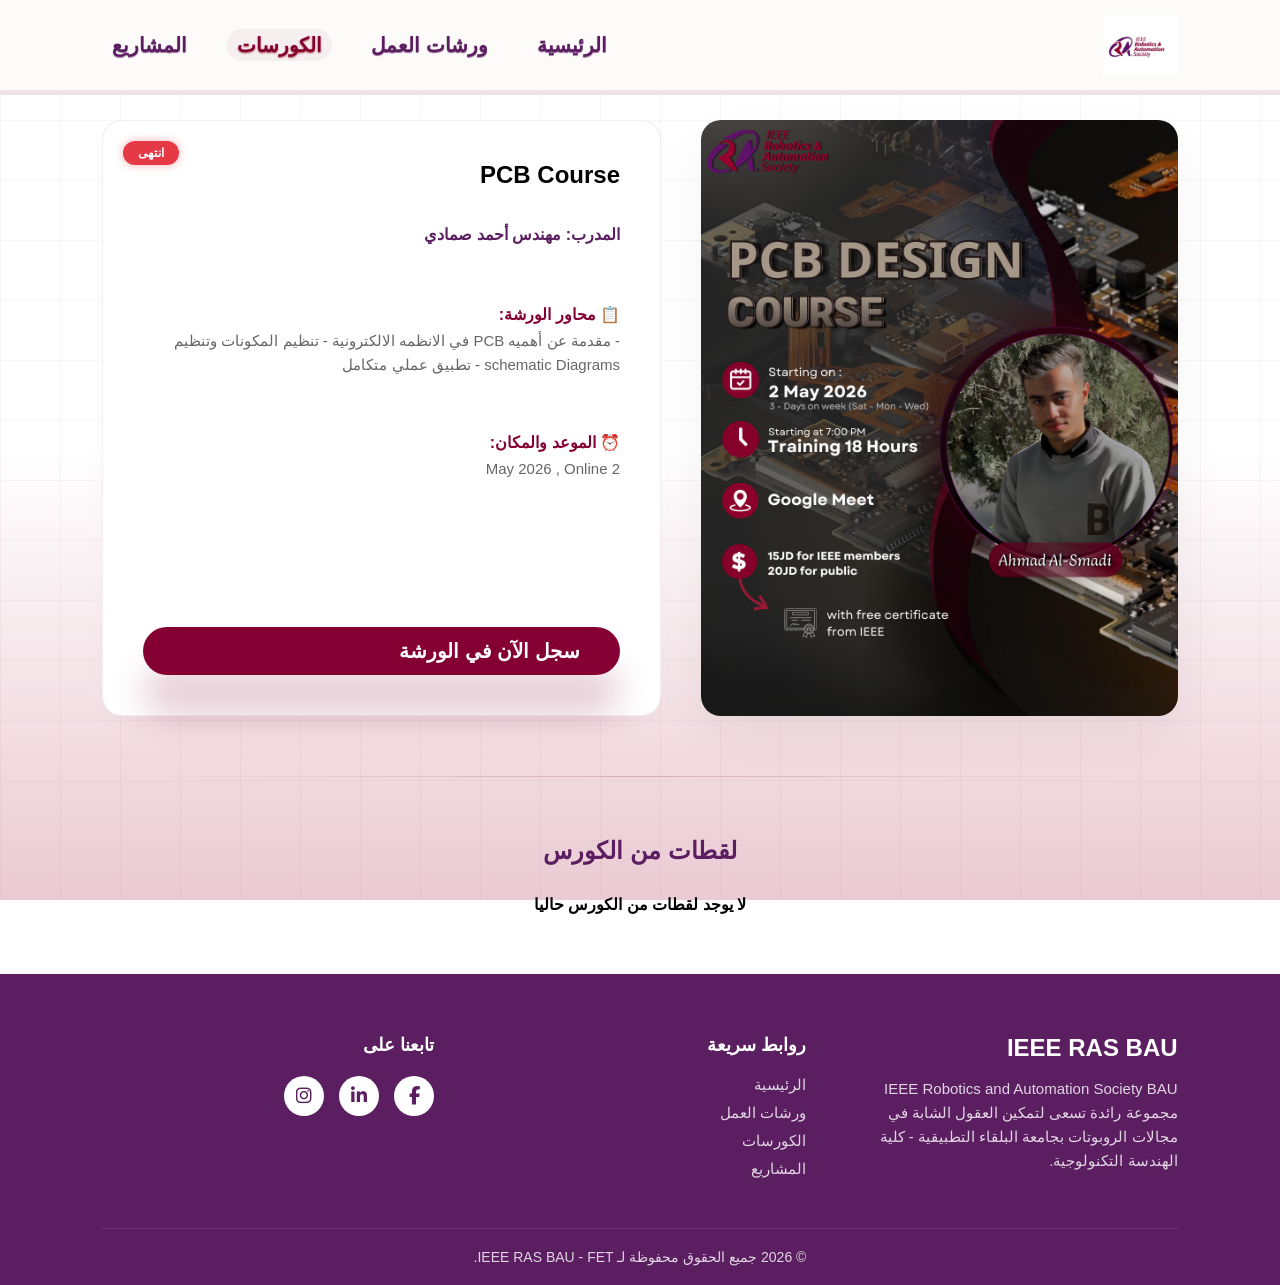
<file: index/pcbc.html>
<!DOCTYPE html>
<html lang="ar" dir="rtl">
<head>
    <meta charset="UTF-8">
    <meta name="viewport" content="width=device-width, initial-scale=1.0">
    <title>IEEE RAS BAU - ورشات العمل</title>
    
    <link rel="stylesheet" href="https://cdnjs.cloudflare.com/ajax/libs/font-awesome/6.4.2/css/all.min.css">
    
    <link rel="stylesheet" href="sty.css">
</head>
<body>

    <header>
        <div class="logo">
            <img src="images.webp" alt="IEEE RAS Logo" class="logo-img">
        </div>
        <nav>
            <a href="index.html">الرئيسية</a>
            <a href="workshops.html" >ورشات العمل</a>
            <a href="courses.html" class="active-nav">الكورسات</a>
            <a href="projects.html">المشاريع</a>
        </nav>
    </header>
    <div class="geometric-bg"></div>

    <main class="page-section">
        <div class="workshop-container reveal">
            
            <div class="course-main-img">
            <img src="pcbcourse.png" alt="صورة الورشة الرئيسية">
            </div>

            <div class="workshop-details-box">
                <span class="status-badge ended">انتهى</span>
                <h2>PCB Course</h2>
                <h4>المدرب: مهندس أحمد صمادي  </h4>
                
                <div class="info-item">
                    <strong>📋 محاور الورشة:</strong>
                    <p> - مقدمة عن أهميه PCB في الانظمه الالكترونية
                        - تنظيم المكونات وتنظيم schematic Diagrams
                        - تطبيق عملي متكامل
                    </p>


                </div>

                <div class="info-item">
                    <strong>⏰ الموعد والمكان:</strong>
                    <p>2 May 2026 , Online</p>
                </div>


                <a href="_blank" class="btn-link">سجل الآن في الورشة</a>
            </div>
        </div>


        <hr class="section-divider">

        <div class="workshop-gallery reveal">
            <h3 class="gallery-title">لقطات من الكورس</h3>
            <div class="workshop-photos-grid">
                <h4>لا يوجد لقطات من الكورس حاليا</h4>
            </div>
        </div>
    </main>

     <footer class="site-footer reveal">
        <div class="footer-content">
            <div class="footer-info">
                <h3>IEEE RAS BAU</h3>
                <p>IEEE Robotics and Automation Society BAU</p>
                <p>مجموعة رائدة تسعى لتمكين العقول الشابة في مجالات الروبوتات بجامعة البلقاء التطبيقية - كلية الهندسة التكنولوجية.</p>
            </div>
            <div class="footer-links">
                <h4>روابط سريعة</h4>
                <ul>
                    <li><a href="index.html">الرئيسية</a></li>
                    <li><a href="workshops.html">ورشات العمل</a></li>
                    <li><a href="courses.html">الكورسات</a></li>
                    <li><a href="projects.html">المشاريع</a></li>
                </ul>
            </div>
            <div class="footer-social">
                <h4>تابعنا على</h4>
                <div class="social-icons">
                    <a href="https://www.facebook.com/share/1HL7fDVgAT/" target="_blank" rel="noopener noreferrer"><i class="fab fa-facebook-f"></i></a>
                    <a href="https://www.linkedin.com/company/ieee-bau-robotics-and-automation-chapter/" target="_blank" rel="noopener noreferrer"><i class="fab fa-linkedin-in"></i></a>
                    <a href="https://www.instagram.com/ieeerasbau?igsh=cW93amEybjhoZ2tj" target="_blank" rel="noopener noreferrer"><i class="fab fa-instagram"></i></a>
                </div>
            </div>
        </div>
        <div class="footer-bottom">
            <p>&copy; 2026 جميع الحقوق محفوظة لـ IEEE RAS BAU - FET.</p>
        </div>
    </footer>


    <script src="java.js"></script>
</body>
</html>
</file>
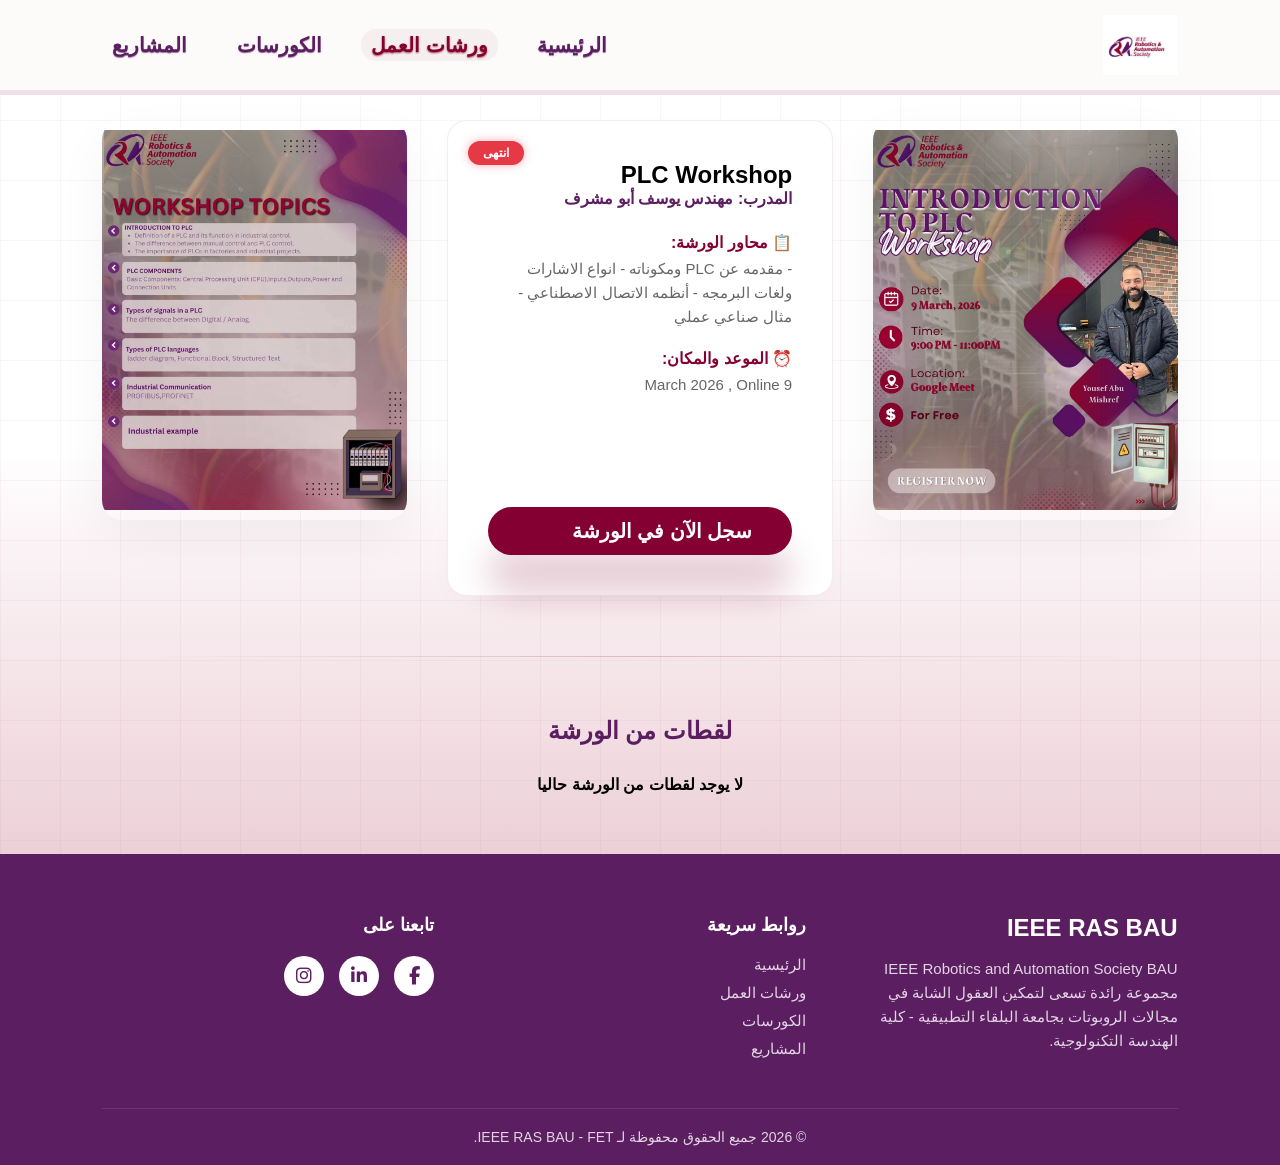
<file: index/plc.html>
<!DOCTYPE html>
<html lang="ar" dir="rtl">
<head>
    <meta charset="UTF-8">
    <meta name="viewport" content="width=device-width, initial-scale=1.0">
    <title>IEEE RAS BAU - ورشات العمل</title>
    
    <link rel="stylesheet" href="https://cdnjs.cloudflare.com/ajax/libs/font-awesome/6.4.2/css/all.min.css">
    
    <link rel="stylesheet" href="sty.css">
</head>
<body>

    <header>
        <div class="logo">
            <img src="images.webp" alt="IEEE RAS Logo" class="logo-img">
        </div>
        <nav>
            <a href="index.html">الرئيسية</a>
            <a href="workshops.html" class="active-nav">ورشات العمل</a>
            <a href="courses.html">الكورسات</a>
            <a href="projects.html">المشاريع</a>
        </nav>
    </header>
    <div class="geometric-bg"></div>

    <main class="page-section">
        <div class="workshop-container reveal">
            
            <div class="workshop-main-img">
            <img src="plcwork.jpeg" alt="صورة الورشة الرئيسية">
            </div>

            <div class="workshop-details-box">
                <span class="status-badge ended">انتهى</span>
                <h2>PLC Workshop</h2>
                <h4>المدرب: مهندس يوسف أبو مشرف  </h4>
                
                <div class="info-item">
                    <strong>📋 محاور الورشة:</strong>
                    <p> - مقدمه عن PLC ومكوناته
                        - انواع الاشارات ولغات البرمجه
                        - أنظمه الاتصال الاصطناعي
                        - مثال صناعي عملي
                    </p>


                </div>

                <div class="info-item">
                    <strong>⏰ الموعد والمكان:</strong>
                    <p>9 March 2026 , Online</p>
                </div>


                <a href="_blank" class="btn-link">سجل الآن في الورشة</a>
            </div>
            <div class="workshop-main-img">
            <img src="topics.jpeg" alt="صورة الورشة الرئيسية">
            </div>

        </div>


        <hr class="section-divider">

        <div class="workshop-gallery reveal">
            <h3 class="gallery-title">لقطات من الورشة</h3>
            <div class="workshop-photos-grid">
                <h4>لا يوجد لقطات من الورشة حاليا</h4>
            </div>
        </div>
    </main>

     <footer class="site-footer reveal">
        <div class="footer-content">
            <div class="footer-info">
                <h3>IEEE RAS BAU</h3>
                <p>IEEE Robotics and Automation Society BAU</p>
                <p>مجموعة رائدة تسعى لتمكين العقول الشابة في مجالات الروبوتات بجامعة البلقاء التطبيقية - كلية الهندسة التكنولوجية.</p>
            </div>
            <div class="footer-links">
                <h4>روابط سريعة</h4>
                <ul>
                    <li><a href="index.html">الرئيسية</a></li>
                    <li><a href="workshops.html">ورشات العمل</a></li>
                    <li><a href="courses.html">الكورسات</a></li>
                    <li><a href="projects.html">المشاريع</a></li>
                </ul>
            </div>
            <div class="footer-social">
                <h4>تابعنا على</h4>
                <div class="social-icons">
                    <a href="https://www.facebook.com/share/1HL7fDVgAT/" target="_blank" rel="noopener noreferrer"><i class="fab fa-facebook-f"></i></a>
                    <a href="https://www.linkedin.com/company/ieee-bau-robotics-and-automation-chapter/" target="_blank" rel="noopener noreferrer"><i class="fab fa-linkedin-in"></i></a>
                    <a href="https://www.instagram.com/ieeerasbau?igsh=cW93amEybjhoZ2tj" target="_blank" rel="noopener noreferrer"><i class="fab fa-instagram"></i></a>
                </div>
            </div>
        </div>
        <div class="footer-bottom">
            <p>&copy; 2026 جميع الحقوق محفوظة لـ IEEE RAS BAU - FET.</p>
        </div>
    </footer>


    <script src="java.js"></script>
</body>
</html>
</file>
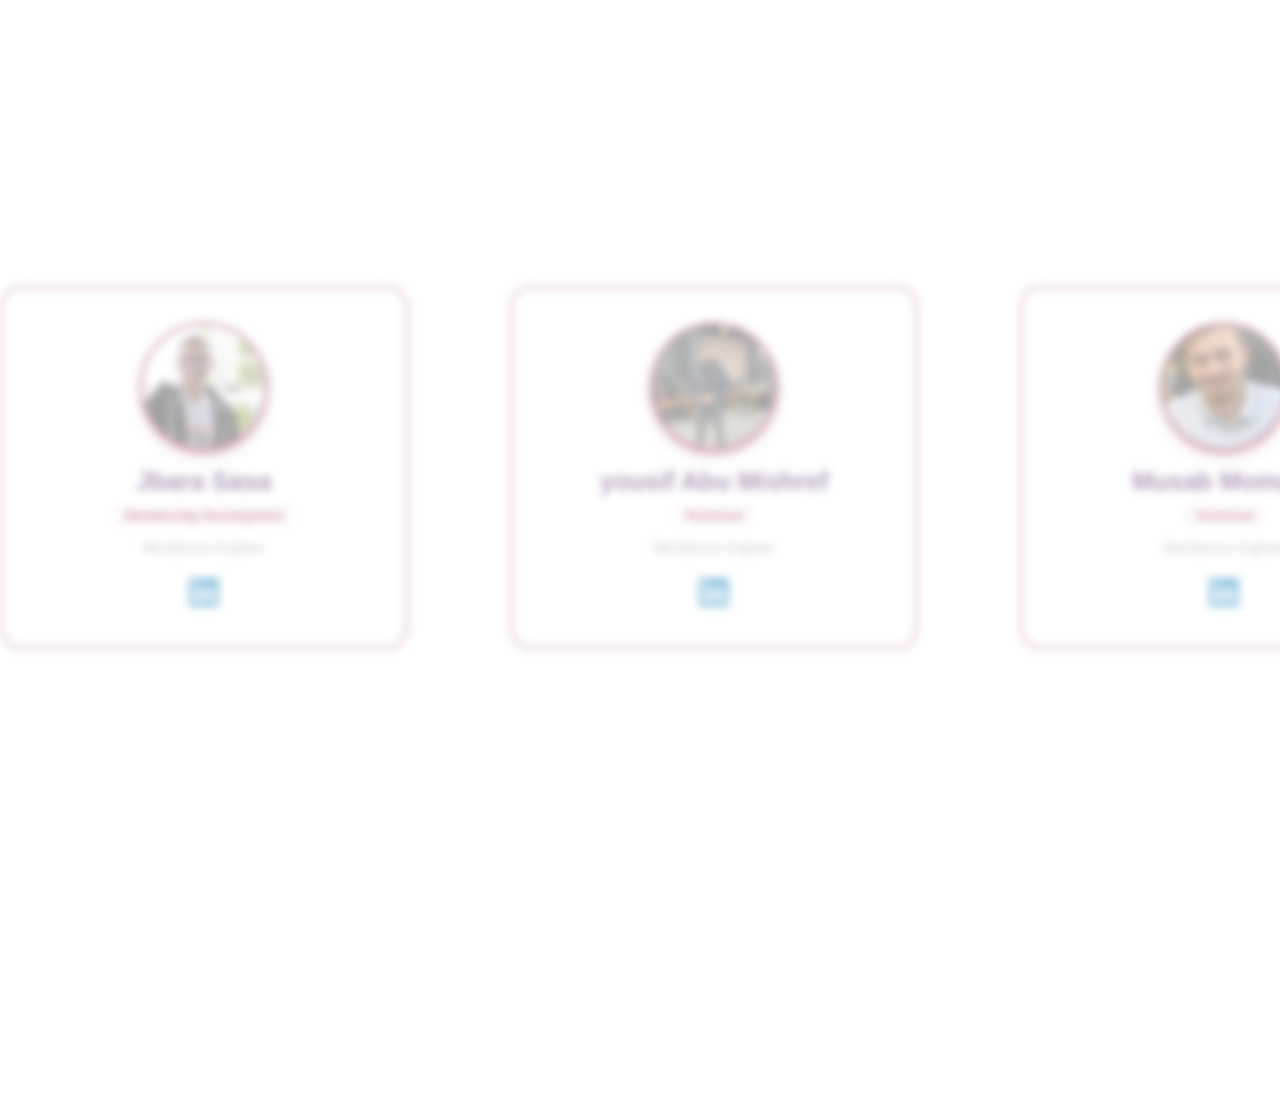
<file: index/team.html>
<!DOCTYPE html>
<html lang="ar" dir="rtl">
<head>
    <meta charset="UTF-8">
    <meta name="viewport" content="width=device-width, initial-scale=1.0">
    <title>IEEE RAS BAU - Team </title>
    
    <link rel="stylesheet" href="https://cdnjs.cloudflare.com/ajax/libs/font-awesome/6.4.2/css/all.min.css">
    <link rel="stylesheet" href="sty.css">
</head>
<body>
    
    <header>
        <div class="logo">
            <img src="images.webp" alt="IEEE RAS Logo" class="logo-img">
        </div>
        <nav>
            <a href="index.html" class="active-nav">الرئيسية</a>
            <a href="workshops.html">ورشات العمل</a>
            <a href="courses.html">الكورسات</a>
            <a href="projects.html">المشاريع</a>
        </nav>
    </header>


    <div class="geometric-bg"></div>
  <main class="page-section">
    <h1 class="section-title">Leaders Team</h1>
    <p class="section-subtitle">تعرف على الهيئة الإدارية والفرق القيادية التي تقود الابتكار وتصنع التغيير</p>

    <div class="slider-container">
        <button class="slider-btn prev-btn" id="prevBtn">
            <i class="fas fa-chevron-right"></i>
        </button>

        <div class="slider-wrapper">
            <div class="slider-track" id="sliderTrack">

                <div class="leader-slide-card">
                    <div class="leader-img-box">
                        <img src="saif.jpg" alt="Saif">
                    </div>
                    <div class="leader-info-box">
                        <h2>Saif Alrusan</h2>
                        <span class="leader-role">ChairMan</span>
                        <p class="leader-bio">Artificial Intelligence & Robotics Engineer</p>
                        <div class="leader-social">
                            <a href="https://www.linkedin.com/in/saif-alrusan-7705a828a?utm_source=share_via&utm_content=profile&utm_medium=member_android" target="_blank"><i class="fab fa-linkedin"></i></a>
                        </div>
                    </div>
                </div>

                <div class="leader-slide-card">
                    <div class="leader-img-box">
                        <img src="Ahmad.png" alt="Ahmad">
                    </div>
                    <div class="leader-info-box">
                        <h2>Ahmad Smadi</h2>
                        <span class="leader-role">Vice-ChairMan</span>
                        <p class="leader-bio"> Mechatronics Engineer</p>
                        <div class="leader-social">
                            <a href="https://www.linkedin.com/in/ahmad-smadi-281356345?utm_source=share_via&utm_content=profile&utm_medium=member_android" target="_blank"><i class="fab fa-linkedin"></i></a>
                        </div>
                    </div>
                </div>

          
                <div class="leader-slide-card">
                    <div class="leader-img-box">
                        <img src="Aws.jpg" alt="aws">
                    </div>
                    <div class="leader-info-box">
                        <h2>Aws Gharaibeh </h2>
                        <span class="leader-role"> Treasurer </span>
                        <p class="leader-bio"> Mechatronics Engineer   </p>
                        <div class="leader-social">
                            <a href="https://www.linkedin.com/in/aws-gharaibeh-ba1755332?utm_source=share_via&utm_content=profile&utm_medium=member_android" target="_blank"><i class="fab fa-linkedin"></i></a>
                        </div>
                    </div>
                </div>

                <div class="leader-slide-card">
                    <div class="leader-img-box">
                        <img src="ibrahim.png" alt="ibrahim">
                    </div>
                    <div class="leader-info-box">
                        <h2>Ibrahim Alhourani </h2>
                        <span class="leader-role"> Secretary </span>
                        <p class="leader-bio"> Mechatronics Engineer  </p>
                        <div class="leader-social">
                            <a href="https://www.linkedin.com/in/ibrahim-alhourani-741a59343?utm_source=share_via&utm_content=profile&utm_medium=member_android" target="_blank"><i class="fab fa-linkedin"></i></a>
                        </div>
                    </div>
                </div>

               <div class="leader-slide-card">
                    <div class="leader-img-box">
                        <img src="Emad.png" alt="emad">
                    </div>
                    <div class="leader-info-box">
                        <h2> Emad Tawalbeh </h2>
                        <span class="leader-role">Public Realations</span>
                        <p class="leader-bio"> Artificial Intelligence & Robotics Engineer  </p>
                        <div class="leader-social">
                            <a href="https://www.linkedin.com/in/emad-tawalbeh-550a9834b?utm_source=share_via&utm_content=profile&utm_medium=member_android" target="_blank"><i class="fab fa-linkedin"></i></a>
                        </div>
                    </div>
                </div>   


                <div class="leader-slide-card">
                    <div class="leader-img-box">
                        <img src="nesreen.jpeg" alt="nesreen">
                    </div>
                    <div class="leader-info-box">
                        <h2> Nesreen Shahin </h2>
                        <span class="leader-role">Social Media</span>
                        <p class="leader-bio"> Artificial Intelligence & Robotics Engineer  </p>
                        <div class="leader-social">
                            <a href="https://www.linkedin.com/in/nesreen-shahin-bab262386?utm_source=share_via&utm_content=profile&utm_medium=member_android" target="_blank"><i class="fab fa-linkedin"></i></a>
                        </div>
                    </div>
                </div>      
                
                
                <div class="leader-slide-card">
                    <div class="leader-img-box">
                        <img src="musab.png" alt="musab">
                    </div>
                    <div class="leader-info-box">
                        <h2>Musab Momani</h2>
                        <span class="leader-role"> Technical </span>
                        <p class="leader-bio"> Mechatronics Engineer  </p>
                        <div class="leader-social">
                            <a href="https://www.linkedin.com/in/musab-momani-a663922b4?utm_source=share_via&utm_content=profile&utm_medium=member_android" target="_blank"><i class="fab fa-linkedin"></i></a>
                        </div>
                    </div>
                </div>

                <div class="leader-slide-card">
                    <div class="leader-img-box">
                        <img src="yousuf.jpg" alt="yousif">
                    </div>
                    <div class="leader-info-box">
                        <h2>yousif Abu Mishref</h2>
                        <span class="leader-role"> Technical </span>
                        <p class="leader-bio"> Mechatronics Engineer  </p>
                        <div class="leader-social">
                            <a href="#" target="_blank"><i class="fab fa-linkedin"></i></a>
                        </div>
                    </div>
                </div>
                
                <div class="leader-slide-card">
                    <div class="leader-img-box">
                        <img src="jbarah.jpeg" alt="jbarah">
                    </div>
                    <div class="leader-info-box">
                        <h2>Jbara Sasa</h2>
                        <span class="leader-role">Membership Development</span>
                        <p class="leader-bio"> Mechatronics Engineer  </p>
                        <div class="leader-social">
                            <a href="https://www.linkedin.com/in/jbara-sa-sa-18b1ab305?utm_source=share_via&utm_content=profile&utm_medium=member_android" target="_blank"><i class="fab fa-linkedin"></i></a>
                        </div>
                    </div>
                </div>

            </div>
            </div>

        <button class="slider-btn next-btn" id="nextBtn">
            <i class="fas fa-chevron-left"></i>
        </button>
    </div>
</main>


    <footer class="site-footer reveal">
        <div class="footer-content">
            <div class="footer-info">
                <h3>IEEE RAS BAU</h3>
                <p>IEEE Robotics and Automation Society BAU</p>
                <p>مجموعة رائدة تسعى لتمكين العقول الشابة في مجالات الروبوتات بجامعة البلقاء التطبيقية - كلية الهندسة التكنولوجية.</p>
            </div>
            <div class="footer-links">
                <h4>روابط سريعة</h4>
                <ul>
                    <li><a href="index.html">الرئيسية</a></li>
                    <li><a href="workshops.html">ورشات العمل</a></li>
                    <li><a href="courses.html">الكورسات</a></li>
                    <li><a href="projects.html">المشاريع</a></li>
                </ul>
            </div>
            <div class="footer-social">
                <h4>تابعنا على</h4>
                <div class="social-icons">
                    <a href="https://www.facebook.com/share/1HL7fDVgAT/" target="_blank" rel="noopener noreferrer"><i class="fab fa-facebook-f"></i></a>
                    <a href="https://www.linkedin.com/company/ieee-bau-robotics-and-automation-chapter/" target="_blank" rel="noopener noreferrer"><i class="fab fa-linkedin-in"></i></a>
                    <a href="https://www.instagram.com/ieeerasbau?igsh=cW93amEybjhoZ2tj" target="_blank" rel="noopener noreferrer"><i class="fab fa-instagram"></i></a>
                </div>
            </div>
        </div>
        <div class="footer-bottom">
            <p>&copy; 2026 جميع الحقوق محفوظة لـ IEEE RAS BAU - FET.</p>
        </div>
    </footer>

    <script src="java.js"></script>
</body>
</html>
</file>
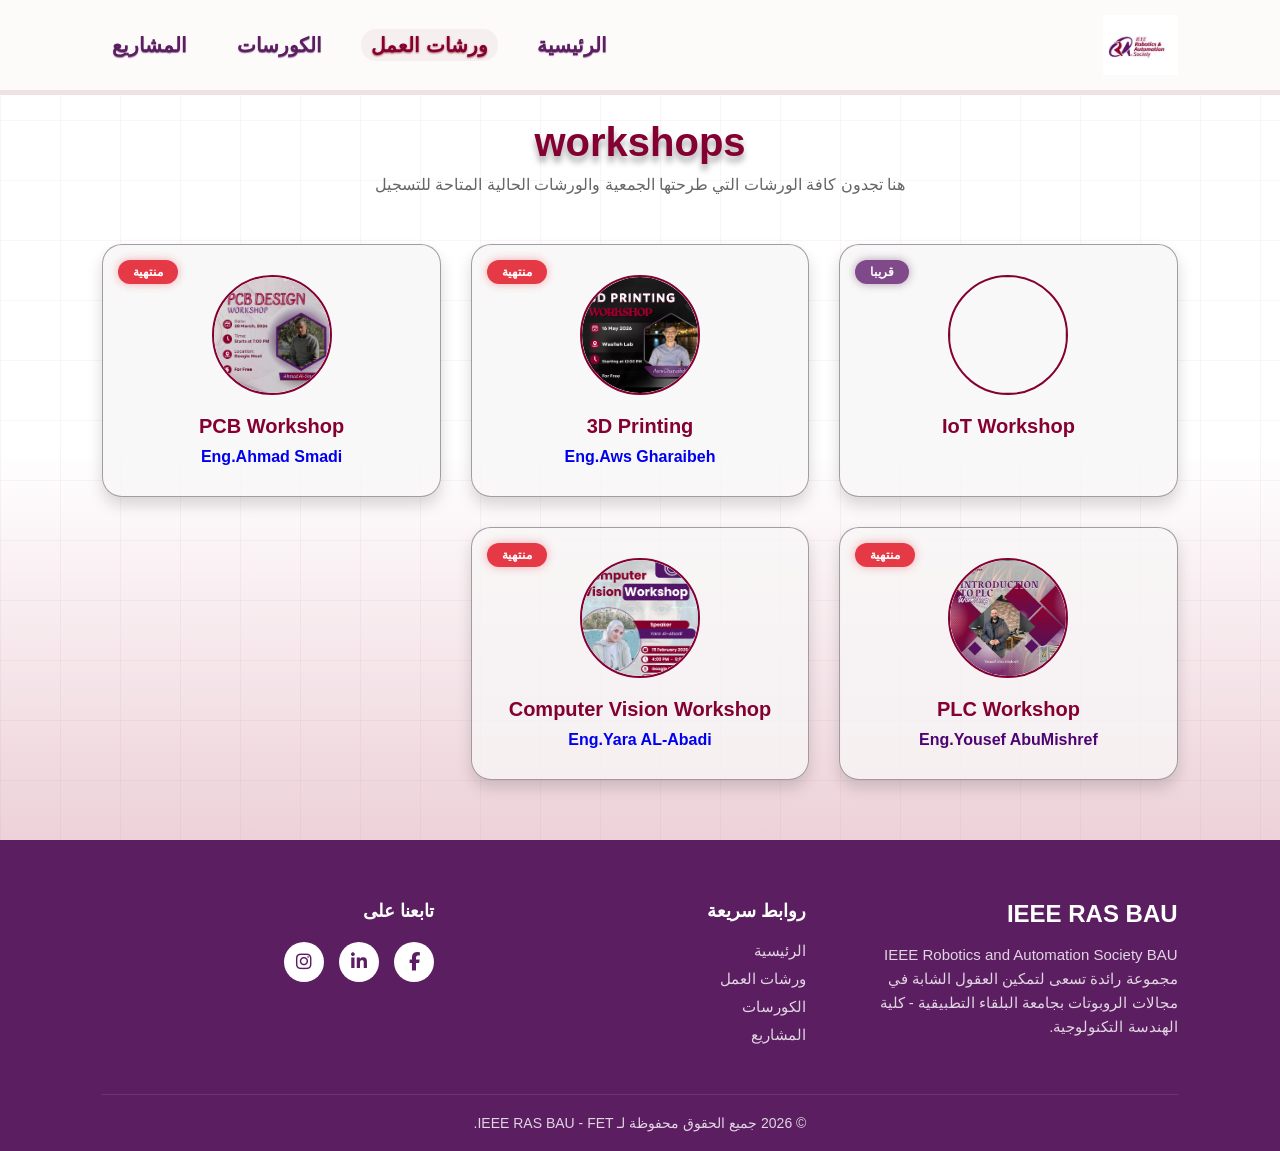
<file: index/workshops.html>
<!DOCTYPE html>
<html lang="ar" dir="rtl">
<head>
    <meta charset="UTF-8">
    <meta name="viewport" content="width=device-width, initial-scale=1.0">
    <title>IEEE RAS BAU - ورشات العمل</title>
    
    <link rel="stylesheet" href="https://cdnjs.cloudflare.com/ajax/libs/font-awesome/6.4.2/css/all.min.css">
    
    <link rel="stylesheet" href="sty.css">
</head>
<body>

    <header>
        <div class="logo">
            <img src="images.webp" alt="IEEE RAS Logo" class="logo-img">
        </div>
        <nav>
            <a href="index.html">الرئيسية</a>
            <a href="workshops.html" class="active-nav">ورشات العمل</a>
            <a href="courses.html">الكورسات</a>
            <a href="projects.html">المشاريع</a>
        </nav>
                

    </header>
    <div class="geometric-bg"></div>
 
    <main class="page-section">
        <h1 class="section-title"> workshops</h1>
        <p class="section-subtitle">هنا تجدون كافة الورشات التي طرحتها الجمعية والورشات الحالية المتاحة للتسجيل</p>

        <div class="items-grid">
            
            <div class="admin-card reveal" style="position: relative;">
                <span class="status-badge soon">قريبا</span>
                <div class="admin-img-box">
                    <img >
                </div>
                <h3>IoT Workshop</h3>
                <h4></h4>
            </div>

        <a href="3dprinting.html" class="admin-card reveal" style="position: relative; text-decoration: none; display: block;">
                <span class="status-badge ended">منتهية</span>
                <div class="admin-img-box">
                    <img src="3D printing Workshop (7).png" alt="Workshop">
                </div>
                <h3>3D Printing</h3>
                <h4>Eng.Aws Gharaibeh</h4>
        </a>

        <a href="pcb.html" class="admin-card reveal" style="position: relative; text-decoration: none; display: block;">
                <span class="status-badge ended">منتهية</span>
                <div class="admin-img-box">
                <img src="pcbwork.png" alt="Workshop">
                </div>
                <h3>PCB Workshop</h3>
                <h4>Eng.Ahmad Smadi</h4>

        </a>
        <a href="plc.html" class="admin-card reveal" style="position: relative; text-decoration: none; display: block;">
                <span class="status-badge ended">منتهية</span>
                <div class="admin-img-box">
                <img src="plc.jpeg" alt="Workshop">
                </div>
                <h3>PLC Workshop</h3>
                <h4 style="color: rgb(79, 5, 113);">Eng.Yousef AbuMishref</h4>

        </a>
        <a href="open(cv).html" class="admin-card reveal" style="position: relative; text-decoration: none; display: block;">
                <span class="status-badge ended">منتهية</span>
                <div class="admin-img-box">
                <img src="cvwork.png" alt="Workshop">
                </div>
                <h3>Computer Vision Workshop</h3>
                <h4>Eng.Yara AL-Abadi</h4>

        </a>
 


        </div>
    </main>

    <footer class="site-footer reveal">
        <div class="footer-content">
            <div class="footer-info">
                <h3>IEEE RAS BAU</h3>
                <p>IEEE Robotics and Automation Society BAU</p>
                <p>مجموعة رائدة تسعى لتمكين العقول الشابة في مجالات الروبوتات بجامعة البلقاء التطبيقية - كلية الهندسة التكنولوجية.</p>
            </div>
            <div class="footer-links">
                <h4>روابط سريعة</h4>
                <ul>
                    <li><a href="index.html">الرئيسية</a></li>
                    <li><a href="workshops.html">ورشات العمل</a></li>
                    <li><a href="courses.html">الكورسات</a></li>
                    <li><a href="projects.html">المشاريع</a></li>
                </ul>
            </div>
            <div class="footer-social">
                <h4>تابعنا على</h4>
                <div class="social-icons">
                    <a href="https://www.facebook.com/share/1HL7fDVgAT/" target="_blank" rel="noopener noreferrer"><i class="fab fa-facebook-f"></i></a>
                    <a href="https://www.linkedin.com/company/ieee-bau-robotics-and-automation-chapter/" target="_blank" rel="noopener noreferrer"><i class="fab fa-linkedin-in"></i></a>
                    <a href="https://www.instagram.com/ieeerasbau?igsh=cW93amEybjhoZ2tj" target="_blank" rel="noopener noreferrer"><i class="fab fa-instagram"></i></a>
                </div>
            </div>
        </div>
        <div class="footer-bottom">
            <p>&copy; 2026 جميع الحقوق محفوظة لـ IEEE RAS BAU - FET.</p>
        </div>
    </footer>

    <script src="java.js"></script>
</body>
</html>
</file>
<file: index/sty.css>
/* ==========================================================================
   1. إعدادات عامة (Reset & Base)
   ========================================================================== */
* {
    margin: 0;
    padding: 0;
    box-sizing: border-box;
    font-family: 'Segoe UI', Tahoma, Geneva, Verdana, sans-serif;
    scroll-behavior: smooth; /* سكرول ناعم لما نكبس على زر عرض الأعضاء */
}

body {
    margin: 0;
    padding: 0;
    width: 100%;
    
    /* التعديل السحري: تدرج لوني يطابق الصورة تماماً من الأبيض إلى البنفسجي المضيء */
    background: linear-gradient(to bottom, #fff 50%, #eacad3 100%);
    
    /* يضمن أن الخلفية تمتد وتغطي كامل طول الصفحة مهما كان المحتوى كبيراً */
    background-attachment: fixed; 
    
    /* تنسيقات إضافية لضمان راحة الخطوط والاتجاهات */
    font-family: 'Arial', sans-serif;
    direction: rtl; /* لضبط اتجاه الموقع باللغة العربية */

    
}/* الحاوية الأساسية للأشكال الهندسية */
.geometric-bg {
    position: absolute;
    top: 0;
    left: 0;
    width: 100%;
    height: 100%;
    min-height: 100vh;
    z-index: -1;
    pointer-events: none;
    
    /* صنع شبكة تكنولوجية رقمية ممتدة على كامل الموقع باستخدام تكرار الخطوط */
    background-image: 
        linear-gradient(to right, rgba(132, 0, 50, 0.04) 1px, transparent 1px),
        linear-gradient(to bottom, rgba(91, 30, 96, 0.04) 1px, transparent 1px);
    background-size: 60px 60px; /* حجم مربعات الشبكة */
}
/* الحاوية الأساسية لأيقونات الخلفية التكنولوجية */


/* الحاوية الأساسية لأيقونات الخلفية التكنولوجية */
.tech-bg-shapes {
    position: absolute;
    top: 0;
    left: 0;
    width: 100%;
    height: 100%;
    min-height: 100vh;
    z-index: -1;
    overflow: hidden;
    pointer-events: none;
}

/* التنسيق العام والأساسي لكل أيقونات الخلفية */
.tech-shape {
    position: absolute;
    color: #840032;      /* اللون العنابي الأساسي */
    opacity: 0.08;       /* شفافية خفيفة جداً ناعمة ومريحة للعين خلف النصوص */
    font-size: 75px;     /* حجم ممتاز للأشكال كخلفية */
    transition: transform 0.3s ease;
}

/* ==========================================================================
   أماكن توزيع الأيقونات الـ 12 بالترتيب من الأعلى للأسفل
   ========================================================================== */

/* --- المستوى الأول: أول الشاشة (Hero Section) --- */
.shape-robot-1 {/*تم*/
    top: 200px;
    right: 5%;
    transform: rotate(15deg);
}
.shape-computer {/*تم*/
    top: 450px;
    left: 7%;
    color: #5b1e60; /* بنفسجي كنوع من التغيير */
    transform: rotate(-10deg);
}

/* --- المستوى الثاني: سكشن التعريف وأول النزول --- */
.shape-code-1 { /*تم*/
    top: 500px;
    left: 18%;
    font-size: 85px;
    transform: rotate(-15deg);
}
.shape-bolt {/*تم*/
    top: 700px;
    right: 6%;
    color: #60397b; /* بنفسجي مضيء */
    transform: rotate(20deg);
}

/* --- المستوى الثالث: سكشن الإحصائيات والتايم لاين --- */
.shape-microchip {/*تم*/
    top: 300px;
    right: 20%;
    font-size: 80px;
    transform: rotate(-45deg);
}
.shape-cog-1 {
    bottom:700px;
    left: 60%;
    font-size: 95px;
}
.shape-bulb {  /*لسا*/
    top: 300px;
    left: 20%;
}

/* --- المستوى الرابع: سكشن مجالات الاهتمام والمشاريع --- */
.shape-globe {  /*لسا*/
    right: 50%;
    color: #5b1e60;
    transform: rotate(15deg);
}
.shape-robot-2 { /*تم*/
    top: 300px;
    left: 20%;
    transform: rotate(-20deg);
}
.shape-trophy {
    top: 200px;
    left: 7%;
    color: #bc6ff1;
}

/* --- المستوى الخامس: نهاية الصفحة والفوتر --- */
.shape-users {
    bottom: 10px; /* ترتبط بالأسفل لتظل دائماً في النهاية */
    left: 9%;
    transform: rotate(-15deg);
}

.shape-cog-2 {
    bottom: 300px; /* المسنن الدوار في آخر زاوية يميناً */
    right: 5%;
    font-size: 100px;
    opacity: 0.06;
}
.shape-right {
    top: 500px;
    right: 35%;
    font-size: 70px;
    opacity: 0.06;
}
.shape-brain {
    top: 50px;
    right: 20%;
    font-size: 70px;
    opacity: 0.06;
}
.shape-net {
    top: 80px;
    left: 15%;
    font-size: 90px;
    opacity: 0.10;
    transform: rotate(15deg);
}
.shape-atom{
    bottom: 100px;
    left: 5%;
    font-size: 90px;
    opacity: 0.06;   
}
.shape-chart{
    top: 10px;
    right: 5%;
    font-size: 70px;
    opacity: 0.06;
    transform: rotate(15deg);

}

/* ==========================================================================
   2. الهيدر واللوجو (Header)
   ========================================================================== */
header {
    width: 100%;
    padding: 15px 8%;
    display: flex;
    justify-content: space-between;
    align-items: center;
    position: fixed;
    top: 0;
    left: 0;
    z-index: 1000;
    background-color: rgba(252, 251, 250, 0.9);
    backdrop-filter: blur(10px);
    border-bottom: 5px solid rgba(132, 0, 50, 0.1);
}

header .logo-img {
    height: 60px;
    width: auto;
    display: block;
}

header nav a {
    color: #5b1e60;
    text-shadow: 0 1px 1px rgb(155, 114, 155);
    text-decoration: none;
    margin-right: 25px;
    font-size: 20px;
    font-weight: 600;
    transition: 0.3s ease;
    padding: 5px 10px;
    border-radius: 15px;
}

header nav a:hover, header nav a.active-nav {
    color: #840032;
    text-shadow: 0 1px 2px rgb(164, 78, 78);
    background-color: rgba(132, 0, 50, 0.05);
}

/* ==========================================================================
   3. القسم الرئيسي (Hero Section)
   ========================================================================== */
.hero {
    height: 75vh;
    display: flex;
    flex-direction: column;
    justify-content: center;
    align-items: center;
    text-align: center;
    padding: 0 20px;
    margin-top: 60px;
}

.hero h1 {
    font-size: 120px;
    color: #840032;
    margin-bottom: 20px;
    font-weight: bold;
    text-shadow: 0 0 10px #ffffff, 
                 0 10px 20px #ba8390, 
                 0 10px 10px rgba(234, 55, 96, 0.6);
}

.hero p {
    font-size: 18px;
    color: #5b1e60;
    margin-bottom: 35px;
    max-width: 650px;
    line-height: 1.6;
}

.hero-buttons {
    
    display: flex;            /* يجعل الأزرار تصطف بجانب بعض ككتلة مرنة واحدة */
    justify-content: center;   /* يضع الأزرار في منتصف الصفحة */
    margin-top: 50px;         /* هذا السطر سينزل الزرين معاً بنفس المستوى وبشكل متساوٍ */
    gap: 20px;                /* هذه هي الطريقة الصحيحة لعمل مسافة 20 بكسل بين الزرين */
}

.btn-link {
    display: inline-block;
    padding: 12px 40px;
    background-color: #840032;
    color: #ffffff;
    text-decoration: none;
    font-size: 20px;
    font-weight: bold;
    border-radius: 30px;
    transition: all 0.3s ease;
    box-shadow: 0 40px 35px rgba(132, 0, 50, 0.2);
    margin-top: 90px;
    gap: 70px;
}

.btn-link:hover {
    transform: translateY(-3px);
    box-shadow: 0 6px 20px rgba(132, 0, 50, 0.3);
}

/* ==========================================================================
   4. قسم الإحصائيات والأرقام (Stats Section)
   ========================================================================== */
.stats-section {
    padding: 40px 8%;
    background: transparent !important;
    width: 100%;
}

.stats-container {
    display: flex;
    justify-content: center;
    gap: 30px;
    flex-wrap: wrap;
}

.stat-card {
    background: #ffffff;
    border-top: 4px solid #3a0a53; /* خط عنابي علوي يعطي جمالية */
    padding: 30px 20px;
    border-radius: 15px;
    width: 280px;
    text-align: center;
    box-shadow: 0 10px 15px rgba(73, 19, 104, 0.734);
    transition: all 0.3s ease;    
}

.stat-card:hover {
    transform: translateY(-5px);
    box-shadow: 0 12px 30px rgba(132, 0, 50, 0.08);
}

.stat-icon {
    
    font-size: 70px;
    margin-bottom: 10px;
    width: 60px; 
   

}

.stat-card h3 {
    font-size: 60px;
    color: #840032;
    margin-bottom: 5px;
    text-shadow:0 3px 2px #0b070e6d,
                0 4px 4px #9363b96d;
}

.stat-card p {
    color: #5b1e60;
    font-size: 20px;
    font-weight: 600;
    margin-bottom: 30px;
    text-shadow:0 1px 2px #0b070e60;

}

.stat-btn {
    background: #5f0e20;
    display: inline-block;
    font-size: 13px;
    color: #ffffff;
    text-decoration: none;
    font-weight: bold;
    border: 1px solid #840032;
    padding: 5px 15px;
    border-radius: 20px;
    transition: 0.3s;
}

.stat-btn:hover {
    border: 1px solid #9a64794d;
    background-color: #8b646b56;
    color: #000000;
}

/* ==========================================================================
   Admin Section croot
   ========================================================================== */
/* ========================================== */
/* تنسيقات كروت قسم مجال اهتمامنا والتمرير الحركي */
/* ========================================== */

.admin-section {
    padding: 80px 8%;
    background: transparent !important;    
    text-align: center;
    width: 100%;
}

.section-title {
    text-shadow: 0 6px 6px rgba(0, 0, 0, 0.342);
    font-size: 40px;
    color: #840032;
    margin-bottom: 10px;
}

.section-subtitle {
    font-size: 16px;
    color: #666;
    margin-bottom: 50px;
}

.admin-grid {
    display: grid;
    grid-template-columns: repeat(auto-fit, minmax(280px, 1fr));
    gap: 30px;
    margin-top: 20px;
}

/* الكروت الأساسية مع تحسين حركة الارتفاع والشادو الفخم عند الـ Hover */
.admin-card {
    background: #f7f6f6c4;
    border: 1px solid rgba(125, 112, 126, 0.676);
    border-radius: 20px;
    padding: 30px 20px;
    text-align: center;
    box-shadow: 0 8px 15px rgba(0, 0, 0, 0.15); /* شادو ناعم في البداية */
    transition: transform 0.4s cubic-bezier(0.175, 0.885, 0.32, 1.2), 
                box-shadow 0.4s ease, 
                border-color 0.4s ease;
    cursor: pointer; /* جعل المؤشر شكل اليد للإيحاء بالضغط */
}

/* التأثير الحركي المثير والجاذب للانتباه عند الـ Hover */
.admin-card:hover {
    border-color: #840032;
    transform: translateY(-12px); /* يرتفع للأعلى بشكل واضح وأنيق */
    box-shadow: 0 20px 35px rgba(132, 0, 50, 0.25); /* شادو أحمر ناعم ومتوهج متطابق */
}

.admin-img-box {
    width: 120px;       
    height: 120px;
    border-radius: 50%;
    margin: 0 auto 20px auto;
    overflow: hidden;   
    border: 2px solid #840032;
    background: transparent !important;
    display: flex;
    justify-content: center;
    align-items: center;
}

.admin-img-box img {
    width: 100%;
    height: 100%;
    object-fit: cover;  
    object-position: center; 
    border-radius: 50%;
}

.admin-card h3 {
    color: #840032;
    font-size: 20px;
    margin-bottom: 10px;
    font-weight: bold;
}

.admin-card p {
    color: #666;
    font-size: 14px;
    line-height: 1.6;
}

/* ========================================== */
/* تصميم نوافذ المودال الزجاجية التفاعلية المطابقة لصورك */
/* ========================================== */

/* الخلفية الشفافة المظلمة */
.interest-modal-overlay {
    position: fixed;
    top: 0;
    left: 0;
    width: 100%;
    height: 100%;
    background-color: rgba(15, 12, 18, 0.65); /* تأثير تغميق غامق وسينمائي */
    backdrop-filter: blur(8px); /* تغبيش الخلفية */
    -webkit-backdrop-filter: blur(8px);
    display: flex;
    justify-content: center;
    align-items: center;
    opacity: 0;
    pointer-events: none;
    transition: opacity 0.4s ease;
    z-index: 10000; /* أعلى من أي شيء آخر بالصفحة */
}

/* ظهور المودال وتفعيله */
.interest-modal-overlay.active {
    opacity: 1;
    pointer-events: auto;
}

/* الكارت الزجاجي الداخلي شبه الشفاف المظلم */
.interest-modal-card {
    background: rgba(45, 38, 48, 0.85); /* لون داكن زجاجي متطابق مع التصميم */
    border: 2px solid #ff1e5630; /* إطار مائل للشفافية مع لمحة إشعاع */
    box-shadow: 0 0 30px rgba(255, 30, 86, 0.35), inset 0 0 15px rgba(255, 255, 255, 0.05); /* هالة التوهج المحيطة */
    border-radius: 25px;
    width: 90%;
    max-width: 600px;
    padding: 35px 40px;
    position: relative;
    box-sizing: border-box;
    text-align: right; /* محاذاة النص للغة العربية */
    direction: rtl;
    transform: scale(0.85);
    transition: transform 0.4s cubic-bezier(0.175, 0.885, 0.32, 1.275);
}

/* حركة ارتدادية خفيفة تظهر عند تفعيل المودال لتبدو طبيعية */
.interest-modal-overlay.active .interest-modal-card {
    transform: scale(1);
}

/* عناوين المودال */
.interest-modal-title {
    font-size: 26px;
    color: #ffffff;
    margin: 0 0 15px 0;
    font-weight: bold;
    border-bottom: 1px solid rgba(255, 255, 255, 0.1);
    padding-bottom: 12px;
}

.interest-modal-subtitle {
    font-size: 16px;
    color: #dddddd;
    line-height: 1.6;
    margin: 0 0 20px 0;
}

/* القائمة النقطية الأنيقة */
.interest-modal-list {
    list-style: none;
    padding: 0;
    margin: 0;
}

.interest-modal-list li {
    font-size: 15px;
    color: #cccccc;
    line-height: 1.8;
    margin-bottom: 15px;
    display: flex;
    align-items: flex-start;
}

/* أيقونة السهم الصغير لكل عنصر بالقائمة */
.list-arrow {
    color: #ff1e56; /* السهم الأحمر المتوهج الصغير على اليمين */
    font-size: 10px;
    margin-left: 12px;
    margin-top: 6px;
}

/* زر إغلاق المودال الأنيق (X) */
.interest-close-btn {
    position: absolute;
    top: 20px;
    left: 25px; /* على اليسار لأن المحتوى عربي */
    font-size: 24px;
    cursor: pointer;
    color: rgba(255, 255, 255, 0.6);
    transition: color 0.3s, transform 0.3s;
}

.interest-close-btn:hover {
    color: #ff1e56;
    transform: scale(1.2);
}

/* ==========================================================================
   10. قسم الدوائر  (Horizontal Timeline)
   ========================================================================== */
 
.timeline-section {
    padding: 8px 8%;
    text-align: center;
    width: 100%;
}

.timeline-section .section-title {
    color: #7c1a1a;
    font-size: 50px;
    text-shadow: 0 5px 4px #939090, 0 2px 2px rgb(151, 95, 95);
    margin: 50px;
}

.timeline-container {
    display: flex;
    justify-content: space-between;
    align-items: center;
    margin: 10px;
    position: relative;
    padding: 0 20px;
}

.timeline-item {
    display: flex;
    flex-direction: column;
    align-items: center;
    flex: 1;
}

.timeline-circle {
    width: 100px;
    height: 100px;
    border-radius: 50%;
    display: flex;
    justify-content: center;
    align-items: center;
    font-weight: bold;
    font-size: 14px;
    color: #ffffff;
    border: 3px solid #ffffff;
    margin: 10px 0;
    transition: transform 0.3s cubic-bezier(0.175, 0.885, 0.32, 1.2), box-shadow 0.3s ease;
}

/* تأثير التكبير النظيف للدوائر عند تمرير الماوس */
.timeline-circle:hover {
    transform: scale(1.15);
    box-shadow: 0 0 25px #bc6ff1, inset 0 0 15px #5b0e8e;
}

.glow-dark {
    border-color: #ffffff;
    background: #ffffff;
    box-shadow: 0 0 15px #5b0e8e, inset 0 0 10px #bc6ff1;
}

.teams-f {
    color: #49154dc3;
    margin: 10px;
}

/* ========================================== */
/* أكواد الكروت الحديثة (3D Flip & Blur) */
/* ========================================== */

/* الخلفية التغبيشية */
.modal-overlay {
    position: fixed;
    top: 0;
    left: 0;
    width: 100%;
    height: 100%;
    background-color: rgba(0, 0, 0, 0.6); 
    backdrop-filter: blur(10px); 
    -webkit-backdrop-filter: blur(10px);
    display: flex;
    justify-content: center;
    align-items: center;
    opacity: 0;
    pointer-events: none;
    transition: opacity 0.4s ease;
    z-index: 9999;
}

.modal-overlay.active {
    opacity: 1;
    pointer-events: auto;
}

/* حاوية الكارت وأبعادها */
.card-container {
    width: 480px;  /* الأبعاد مطابقة للصور المرفقة */
    height: 330px; 
    perspective: 1200px; /* تفعيل منظور الـ 3D */
}

/* العنصر الذي يلتف */
.flip-card {
    width: 100%;
    height: 100%;
    position: relative;
    transform-style: preserve-3d;
    transition: transform 0.8s cubic-bezier(0.175, 0.885, 0.32, 1.2);
}

.card-container:hover .flip-card {
    transform: rotateY(180deg);
}

/* الخصائص المشتركة للوجهين */
.flip-card-front, .flip-card-back {
    position: absolute;
    width: 100%;
    height: 100%;
    backface-visibility: hidden; /* تمنع ظهور العناصر بشكل مقلوب */
    -webkit-backface-visibility: hidden;
    border-radius: 30px; /* الحواف الدائرية المطابقة تماماً لصورك */
    padding: 30px;
    box-sizing: border-box;
    display: flex;
    flex-direction: column;
    align-items: center;
    justify-content: center;
    box-shadow: 0 15px 35px rgba(0, 0, 0, 0.4);
}

/* 1. الوجه الأمامي (ملون متدرج فخم مخصص لشعار الجامعة واسم التيم) */
.flip-card-front {
    background: linear-gradient(135deg, #49154d, #7c1a1a); /* نفس طابع ألوانك */
    color: #ffffff;
    transform: rotateY(0deg);
    z-index: 2;
}

/* 2. الوجه الخلفي (أبيض بالكامل مخصص للأيقونة والشرح المعتدل) */
.flip-card-back {
    background: #ffffff; 
    color: #333333;
    transform: rotateY(180deg); /* مقلوب مسبقاً ليصبح معتدلاً تماماً عند الالتفاف */
    z-index: 1;
}

/* النصوص المخصصة للوجه الأمامي */
.front-brand {
    font-size: 32px;
    font-weight: bold;
    margin: 0 0 10px 0;
    letter-spacing: 1px;
    text-shadow: 0 0 12px rgba(255, 255, 255, 0.4);
}

.front-team-title {
    font-size: 18px;
    font-weight: normal;
    margin: 10px 0 0 0;
    opacity: 0.9;
}

/* دائرة صورة قائد التيم بالوجه الأمامي */
.leader-avatar-container {
    width: 105px;
    height: 105px;
    border-radius: 50%;
    border: 3px solid #ffffff; /* إطار أبيض يبرز الصورة */
    overflow: hidden;
    box-shadow: 0 8px 15px rgba(0, 0, 0, 0.2);
    margin: 5px 0;
    display: flex;
    justify-content: center;
    align-items: center;
}

.leader-avatar-container img {
    width: 100%;
    height: 100%;
    object-fit: cover;
}

/* الأيقونة بالوجه الخلفي */
.back-icon {
    font-size: 45px; 
    color: #7c1a1a; 
    margin-bottom: 10px;
}

.back-team-title {
    font-size: 24px;
    color: #49154d;
    font-weight: bold;
    margin: 0 0 10px 0;
}

.back-team-desc {
    font-size: 14px;
    line-height: 1.6;
    color: #666666;
    text-align: center;
    direction: rtl;
    margin: 0;
}

/* زر إغلاق الكرت باللون الفاتح ليتناسب مع الوجه الملون */
.close-btn {
    position: absolute;
    top: 15px;
    right: 20px;
    font-size: 24px;
    cursor: pointer;
    color: rgba(255, 255, 255, 0.7);
    transition: color 0.3s, transform 0.3s;
}

.close-btn:hover {
    color: #ffffff;
    transform: scale(1.2);
}   

/* دائرة صورة المسؤول داخل الوجه الأمامي */
.leader-avatar-container {
    width: 130px;
    height: 130px;
    border-radius: 50%; /* دائرة كاملة */
    border: 4px solid #7c1a1a; /* إطار بلون البراند الأحمر حول الصورة */
    overflow: hidden; /* لإخفاء أي حواف زائدة من الصورة */
    box-shadow: 0 8px 20px rgba(0, 0, 0, 0.15); /* ظل ناعم تحت الصورة */
    margin: 15px 0;
    display: flex;
    justify-content: center;
    align-items: center;
}

/* ضبط الصورة لتملأ الدائرة بالكامل بدون تشويه */
.leader-avatar-container img {
    width: 100%;
    height: 100%;
    object-fit: cover; 
}

/* زر إغلاق الكرت باللون الغامق ليتناسب مع الخلفية البيضاء للوجه الأمامي */
.close-btn {
    position: absolute;
    top: 15px;
    right: 20px;
    font-size: 28px;
    cursor: pointer;
    color: #49154d;
    transition: color 0.3s, transform 0.3s;
}

.close-btn:hover {
    color: #7c1a1a;
    transform: scale(1.2);
}




/* ==========================================================================
   6. التنسيقات المشتركة لصفحات (الورشات، الكورسات، المشاريع) الجاهزة
   ========================================================================== */
.page-section {
    padding: 120px 8% 60px 8%;
    text-align: center;
    width: 100%;
}

.items-grid {
    display: grid;
    grid-template-columns: repeat(auto-fit, minmax(320px, 1fr));
    gap: 30px;
    margin-top: 40px;
}

/* شارات الحالة (متاح / منتهي) */
.status-badge {
    position: absolute;
    top: 15px;
    left: 15px;
    padding: 5px 15px;
    border-radius: 20px;
    font-size: 12px;
    font-weight: bold;
    color: #ffffff;
    z-index: 5;
}

.status-badge.available {
    background-color: #0ce64d; /* أخضر نيون مريح للعين للمتاح */
    box-shadow: 0 0 10px rgba(46, 196, 89, 0.544);
}
.status-badge.soon {
    background-color: #804989; 
    box-shadow: 0 0 10px rgba(60, 22, 76, 0.4);
}

.status-badge.ended {
    background-color: #e63946; /* أحمر نيون واضح للمنتهي */
    box-shadow: 0 0 10px rgba(230, 57, 70, 0.4);
}

/* ==========================================================================
   7. الفوتر (Footer)
   ========================================================================== */
.site-footer {
    background-color: #5b1e60;
    color: #ffffff;
    padding: 60px 8% 20px 8%;
    width: 100%;
    margin-top: auto;
    
}

.footer-content {
    display: flex;
    justify-content: space-between;
    flex-wrap: wrap;
    gap: 40px;
    margin-bottom: 40px;
}

.footer-info {
    flex: 1;
    min-width: 250px;
}

.footer-info h3 {
    font-size: 24px;
    margin-bottom: 15px;
}

.footer-info p {
    color: #e1d5e3;
    line-height: 1.6;
    font-size: 15px;
}

.footer-links {
    flex: 1;
    min-width: 150px;
}

.footer-links h4, .footer-social h4 {
    font-size: 18px;
    margin-bottom: 20px;
}

.footer-links ul {
    list-style: none;
}

.footer-links ul li {
    margin-bottom: 10px;
}

.footer-links ul li a {
    color: #e1d5e3;
    text-decoration: none;
    transition: 0.3s;
    font-size: 15px;
}

.footer-links ul li a:hover {
    color: #ffffff;
    padding-right: 5px;
}

.footer-social {
    flex: 1;
    min-width: 200px;
}

.social-icons {
    display: flex;
    gap: 15px;
}

.social-icons a {
    color: #5b1e60;
    background-color: #ffffff;
    width: 40px;
    height: 40px;
    border-radius: 50%;
    display: flex;
    justify-content: center;
    align-items: center;
    text-decoration: none;
    font-size: 18px;
    transition: all 0.3s ease;
}

.social-icons a:hover {
    background-color: #840032;
    color: #ffffff;
    transform: translateY(-5px);
}

.footer-bottom {
    text-align: center;
    border-top: 1px solid rgba(255, 255, 255, 0.1);
    padding-top: 20px;
    font-size: 14px;
    color: #e1d5e3;
}

/* ==========================================================================
   8. كلاسات الأنيميشن (Animation)
   ========================================================================== */
.reveal {
    opacity: 0;
    transform: translateY(50px);
    transition: all 0.8s ease-out;
}

.reveal.active {
    opacity: 1;
    transform: translateY(0);
}








/* ==========================================================================
   9. صفحة تفاصيل الورشة المتقدمة (Workshop Details Page)
   ========================================================================== */
.workshop-container {
    display: flex;
    gap: 40px;
    align-items: stretch;
    justify-content: center;
    max-width: 1100px;
    margin: 0 auto;
    text-align: right;
    flex-wrap: wrap; /* عشان لو فتحتي من الموبايل يجوا تحت بعض تلقائياً */
}

.workshop-main-img {
    flex: 1;
    min-width: 100px;
    max-height: 400px;
    border-radius: 20px;
    overflow: hidden;
    box-shadow: 0 20px 50px rgba(0,0,0,0.05);
}

.workshop-main-img img {
    width: 100%;
    height: 100%;
    object-fit: contain; /* هذه الخاصية السحرية تضمن إظهار الصورة كاملة دون أي قص */
    display: block;
}
.workshop-details-box {
    position: relative; 
    flex: 1;
    min-width: 300px;
    background: #ffffff;
    border: 1px solid rgba(91, 30, 96, 0.08);
    border-radius: 20px;
    padding: 40px;
    box-shadow: 0 8px 25px rgba(0,0,0,0.02);
    display: flex;
    flex-direction: column;
    justify-content: space-between;
}

.workshop-details-box .status-badge {
    position: absolute;
    top: 20px;
    left: 20px;
    margin: 0;
}

.workshop-details-box h4 {
    color: #5b1e60;
    margin-bottom: 25px;
}

.info-item {
    margin-bottom: 20px;
}

.info-item strong {
    color: #840032;
    display: block;
    margin-bottom: 5px;
}

.info-item p {
    color: #666;
    line-height: 1.6;
    font-size: 15px;
}

/* تنسيق الخط الطويل الفاصل */
.section-divider {
    border: 0;
    height: 1px;
    background: linear-gradient(to right, transparent, rgba(132, 0, 50, 0.2), transparent);
    margin: 60px auto;
    width: 90%;
}

/* قسم صور الورشة بالأسفل */
.workshop-gallery {
    max-width: 1100px;
    margin: 0 auto;
}

.gallery-title {
    color: #5b1e60;
    margin-bottom: 30px;
    font-size: 24px;
}

.workshop-photos-grid {
    display: grid;
    grid-template-columns: repeat(auto-fit, minmax(280px, 1fr));
    gap: 20px;
}

.workshop-photos-grid img {
    width: 100%;
    height: 400px;
    object-fit: cover;
    border-radius: 15px;
    box-shadow: 0 5px 15px rgba(0,0,0,0.04);
    transition: transform 0.3s ease;
}

.workshop-photos-grid img:hover {
    transform: scale(1.03);
}





/*Team */

/* تنسيق صفحة الفريق الكلية */


/* توزيع الكروت بشكل طولي متناسق (كرتين أو 3 بجانب بعض حسب عرض الشاشة) */
.team-grid {
    display: grid;
    grid-template-columns: repeat(auto-fit, minmax(320px, 1fr));
    gap: 35px;
    width: 100%;
    margin-top: 90px;
}

/* تصميم الكرت الطولي الفخم */
.team-card {
    background: #8911c123; /* خلفية بيضاء ناصعة تطفو فوق البنفسجي */
    border-radius: 20px;
    padding: 25px;      
    box-shadow: 0 10px 30px rgba(90, 30, 96, 0.609); 
    display: flex;
    flex-direction: column; /* ترتيب العناصر طولياً داخل الكرت */
    align-items: center;
    text-align: center;
    transition: transform 0.3s ease, box-shadow 0.3s ease;
    border: 1px solid rgba(132, 0, 50, 0.05);
    margin: 20px;
}

/* حركية تظهر عند تمرير الماوس فوق الكرت */
.team-card:hover {
    transform: translateY(-8px); /* الكرت يرتفع قليلاً بشكل تكنولوجي تفاعلي */
    box-shadow: 0 15px 35px rgba(132, 0, 50, 0.15);
}

/* مستطيل الصورة المحكم داخل الكرت */
.member-img-box {
    width: 180px;        /* جعل العرض ثابت ومربع */
    height: 180px;       /* جعل الارتفاع مساوٍ للعرض تماماً */
    border-radius: 15px; /* تدوير الحواف بشكل أنيق */
    overflow: hidden;
    margin-bottom: 20px;
    display: inline-block; /* يضمن توسيط المربع داخل الكرت */
}

/* تعديل الصورة بالداخل */
.member-img-box img {
    width: 100%;
    height: 100%;
    object-fit: cover; /* هنا ترجع الـ cover ممتازة لأن البوكس صار مربعاً ومناسباً لصور الوجوه */
}

/* تنسيق النصوص والتعريف */
.member-info {
    width: 100%;
    display: flex;
    flex-direction: column;
    align-items: center;
    flex-grow: 1; /* يضمن دفع أيقونة لينكد إن لأسفل الكرت بشكل متساوي */
}

.member-info h3 {
    color: #030101; /* اسم العضو بالأسود الفخم */
    font-size: 20px;
    margin-bottom: 8px;
}

.member-role {
    color: #840032; /* المنصب باللون العنابي الرائع للجمعية */
    font-weight: bold;
    font-size: 15px;
    margin-bottom: 15px;
}

.member-bio {
    color: #555555; /* لون رمادي مريح لقراءة النبذة */
    font-size: 14px;
    line-height: 1.6;
    margin-bottom: 20px;
}

/* تصميم أيقونة LinkedIn في نهاية الكرت */
.linkedin-icon {
    font-size: 28px;
    color: #0077b5; /* لون لينكد إن الأصلي الأزرق */
    transition: color 0.3s ease, transform 0.3s ease;
    margin-top: auto; /* يجبر الأيقونة على الثبات في القاع تماماً بشكل منسق */
}

.linkedin-icon:hover {
    color: #840032; /* يتحول للعنابي عند التمرير ليعطي طابع متناسق مع هويتكم */
    transform: scale(1.15); /* تكبير خفيف تفاعلي */
}




/*COURSE*/
/* ==========================================================================
   تنسيق صفحة الكورسات والورشات التدريبية
   ========================================================================== */

.courses-grid {
    display: flex;
    flex-direction: row;      /* يجعل الكروت تصطف بجانب بعضها البعض */
    flex-wrap: wrap;          /* يسمح بنزول الكروت للسطر التالي إذا لم تكفِ الشاشة */
    justify-content: center;  /* توسيط الكروت في منتصف الصفحة */
    gap: 30px;                /* مسافة أمان ممتازة ومتباعدة بين الكروت */
    width: 100%;
    max-width: 1600px;        /* يستوعب كرتين أو ثلاثة بجانب بعض */
    margin: 40px auto 0 auto; /* توسيط الحاوية بالكامل */
}

/* تنسيق البادج ليكون في الأعلى واليمين بداخل الجزء الأبيض */
.course-badge {
    display: inline-block; 
    padding: 5px 14px;
    border-radius: 50px;
    font-size: 11px;
    font-weight: bold;
    color: #ffffff;
    margin-bottom: 10px;      /* مسافة أمان فوق العنوان */
    width: fit-content;
}

.course-card {
    background: #eee2f3cd;
    border-radius: 20px;
    overflow: hidden;
    box-shadow: 0 10px 30px rgba(90, 30, 96, 0.25),
                0 10px 10px rgba(0, 0, 0, 0.15);
    display: flex;
    flex-direction: row-reverse; 
    justify-content: space-between;
    text-align: right;
    transition: transform 0.3s ease, box-shadow 0.3s ease;
    border: 1px solid rgba(132, 0, 50, 0.05);
    
    width: 100%;
    max-width: 530px;    /* عرض الكرت ملموم ومتناسق */
    height: 300px;       /* ارتفاع مثالي للكرت */
    flex-shrink: 0;      /* يمنع تشوه أو انضغاط الكروت نهائياً */
}

.course-card:hover {
    transform: translateY(-8px);
    box-shadow: 0 15px 35px rgba(132, 0, 50, 0.25);
}

.course-img-box {
    width: 45%;          /* الصورة تأخذ مساحتها بانتظام */
    height: 100%;
    position: relative;
    background-color: #fcfcfc;
    overflow: hidden;
    flex-shrink: 0; 
}

.course-img-box img {
    width: 100%;
    height: 100%;
    object-fit: cover;   
    display: block;
}

.badge-active {  
    background-color: #18c35f; 
    box-shadow: 0 0 10px rgba(46, 196, 121, 0.3); 
}   
.badge-closed {  
    background-color: #e63946; 
    box-shadow: 0 0 10px rgba(230, 57, 70, 0.3); 
}   
.badge-upcoming {
    background-color: #804989; 
    box-shadow: 0 0 10px rgba(128, 73, 137, 0.3); 
} 

/* منطقة المعلومات وتوزيع المحتويات بالداخل */
.course-info {
    width: 55%;          
    padding: 22px;       
    display: flex;
    flex-direction: column; 
    justify-content: space-between; 
    box-sizing: border-box;
}   

.course-header-block {
    display: flex;
    flex-direction: column;
    align-items: flex-start; /* يضمن مواءمة البادج أقصى اليمين */
}

.course-info h3 {
    color: #820a0a; 
    font-size: 20px;
    margin: 0 0 5px 0;
}

.course-desc {
    color: #410656;
    font-size: 14px;
    line-height: 1.5;
    margin-bottom: 15px;
    flex-grow: 1; 
}

/* البيانات الإضافية */
.course-meta {
    display: flex;
    justify-content: space-between;
    border-top: 1px solid #eeeeee;
    padding-top: 12px;
    margin-bottom: 15px;
    font-size: 13px;
    color: #000000;
}

.course-meta i {
    color: #840032; 
    margin-left: 5px;
}

/* أزرار الكروت */
.course-btn {
    display: block;
    width: 100%;
    padding: 10px;
    text-align: center;
    background-color: #840032; 
    color: #ffffff;
    border: none;
    border-radius: 12px;
    font-size: 15px;
    font-weight: bold;
    text-decoration: none;
    transition: background-color 0.3s ease;
    cursor: pointer;
    box-sizing: border-box;
}

.course-btn:hover {
    background-color: #5b1e60;
}

.course-btn.btn-secondary {
    background-color: transparent;
    color: #840032;
    border: 2px solid #840032;
}

.course-btn.btn-secondary:hover {
    background-color: #840032;
    color: #ffffff;
}
.course-main-img {
    flex: 1;
    min-width: 100px;
    max-height: 700px;
    border-radius: 20px;
    overflow: hidden;
    box-shadow: 0 20px 50px rgba(0,0,0,0.05);
}
/* تنسيق الصورة نفسها لتعرض بالكامل دون قص */
.course-main-img img {
    width: 100%;
    height: 100%;
    object-fit: contain; /* هذه الخاصية السحرية تضمن إظهار الصورة كاملة دون أي قص */
    display: block;
}



/* ==========================================================================
   تنسيق شبكة الإنجازات مع الإطارات المضيئة والتأثيرات التفاعلية
   ========================================================================== */

.achievements-grid {
    display: grid;
    grid-template-columns: repeat(auto-fit, minmax(320px, 16fr));
    gap: 35px;
    width: 100%;
    max-width: 1200px;
    margin: 50px auto;
    padding: 0 20px;
    box-sizing: border-box;
}

/* الكرت والإطار المضيء البنفسجي والعنابي الفخم */
.achievement-card {
    position: relative;
    height: 380px;
    border-radius: 32px;
    overflow: hidden;
    background: #b484e3;
    cursor: pointer;
    
    /* الإضاءة النيونية الخفيفة في الحالة الطبيعية */
    border: 2px solid rgba(132, 0, 50, 0.2);
    box-shadow: 0 10px 10px rgba(90, 30, 96, 0.742);
    transition: all 0.4s cubic-bezier(0.165, 0.84, 0.44, 1);
}

.achievement-card img {
    width: 100%;
    height: 100%;
    object-fit: cover;
    transition: transform 0.6s ease;
}

/* القناع المظلم المتربص بالأسفل ويظهر عند التحويم */
.achievement-overlay {
    position: absolute;
    top: 0;
    left: 0;
    width: 100%;
    height: 100%;
    background: linear-gradient(to top, rgba(0, 0, 0, 0.95) 0%, rgba(132, 0, 50, 0.6) 50%, rgba(0, 0, 0, 0) 100%);
    display: flex;
    align-items: flex-end;
    padding: 30px 25px;
    box-sizing: border-box;
    
    /* مخفي طبيعياً بإنزاله لأسفل وضبط الشفافية */
    opacity: 0;
    transform: translateY(20px);
    transition: all 0.4s ease;
}

/* محتوى النصوص بالداخل */
.achievement-content {
    text-align: right;
    color: #ffffff;
    width: 100%;
}

.achievement-icon {
    font-size: 32px;
    color: #e9e333; /* لون الجوائز النيوني المضيء */
    margin-bottom: 12px;
    text-shadow: 0 0 10px rgba(196, 161, 46, 0.6);
}

.achievement-content h3 {
    font-size: 20px;
    font-weight: bold;
    margin: 0 0 10px 0;
    color: #ffffff;
}

.achievement-content p {
    font-size: 13px;
    line-height: 1.6;
    color: #e0e0e0;
    margin: 0;
}

/* ==========================================================================
   حركات السحر عند تمرير الماوس (Hover Effects)
   ========================================================================== */

.achievement-card:hover {
    /* توهج حواف الكرت بشكل نيون احترافي */
    border-color: #840032;
    box-shadow: 0 0 30px rgba(176, 138, 179, 0.6), 
                0 0 15px rgba(132, 0, 50, 0.4);
    transform: translateY(-10px);
}

.achievement-card:hover img {
    transform: scale(1.08); /* تكبير مريح وخفيف للصورة بالخلفية */
}

.achievement-card:hover .achievement-overlay {
    opacity: 1;
    transform: translateY(0);
}






/*leaders*/

.achievements-grid {
    display: grid;
    grid-template-columns: repeat(auto-fit, minmax(320px, 16fr));
    gap: 35px;
    width: 100%;
    max-width: 1200px;
    margin: 50px auto;
    padding: 0 20px;
    box-sizing: border-box;
}

/* الكرت والإطار المضيء البنفسجي والعنابي الفخم */
.achievement-card {
    position: relative;
    height: 380px;
    border-radius: 32px;
    overflow: hidden;
    background: #b484e3;
    cursor: pointer;
    
    /* الإضاءة النيونية الخفيفة في الحالة الطبيعية */
    border: 2px solid rgba(132, 0, 50, 0.2);
    box-shadow: 0 10px 10px rgba(90, 30, 96, 0.742);
    transition: all 0.4s cubic-bezier(0.165, 0.84, 0.44, 1);
}

.achievement-card img {
    width: 100%;
    height: 100%;
    object-fit: cover;
    transition: transform 0.6s ease;
}

/* القناع المظلم المتربص بالأسفل ويظهر عند التحويم */
.achievement-overlay {
    position: absolute;
    top: 0;
    left: 0;
    width: 100%;
    height: 100%;
    background: linear-gradient(to top, rgba(0, 0, 0, 0.95) 0%, rgba(132, 0, 50, 0.6) 50%, rgba(0, 0, 0, 0) 100%);
    display: flex;
    align-items: flex-end;
    padding: 30px 25px;
    box-sizing: border-box;
    
    /* مخفي طبيعياً بإنزاله لأسفل وضبط الشفافية */
    opacity: 0;
    transform: translateY(20px);
    transition: all 0.4s ease;
}

/* محتوى النصوص بالداخل */
.achievement-content {
    text-align: right;
    color: #ffffff;
    width: 100%;
}

.achievement-icon {
    font-size: 32px;
    color: #e9e333; /* لون الجوائز النيوني المضيء */
    margin-bottom: 12px;
    text-shadow: 0 0 10px rgba(196, 161, 46, 0.6);
}

.achievement-content h3 {
    font-size: 20px;
    font-weight: bold;
    margin: 0 0 10px 0;
    color: #ffffff;
}

.achievement-content p {
    font-size: 13px;
    line-height: 1.6;
    color: #e0e0e0;
    margin: 0;
}

/* ==========================================================================
   حركات السحر عند تمرير الماوس (Hover Effects)
   ========================================================================== */

.achievement-card:hover {
    /* توهج حواف الكرت بشكل نيون احترافي */
    border-color: #840032;
    box-shadow: 0 0 30px rgba(176, 138, 179, 0.6), 
                0 0 15px rgba(132, 0, 50, 0.4);
    transform: translateY(-10px);
}

.achievement-card:hover img {
    transform: scale(1.08); /* تكبير مريح وخفيف للصورة بالخلفية */
}

.achievement-card:hover .achievement-overlay {
    opacity: 1;
    transform: translateY(0);
}

/* ==========================================================================
   تنسيق السلايدر السينمائي (Blur & Scale Carousel)
   ========================================================================== */

.slider-container {
    display: flex;
    align-items: center;
    justify-content: center;
    width: 100%;
    max-width: 1200px; /* توسيع الحاوية لتسمح برؤية الكروت الجانبية المغبشة */
    margin: 60px auto;
    position: relative;
    gap: 40px;
    padding: 0 20px;
    box-sizing: border-box;
}

/* نافذة العرض المفتوحة بحذر */
.slider-wrapper {
    width: 100%;
    max-width: 480px; /* عرض الكرت الواحد المستهدف */
    overflow: visible; /* هامة جداً لكي تظهر الكروت الجانبية المجاورة */
}

/* مسار التمرير السلس */
.slider-track {
    display: flex;
    transition: transform 0.6s cubic-bezier(0.34, 1.56, 0.64, 1); /* حركة ارتدادية مرنة وفخمة */
    gap: 30px; /* مسافة فاصلة ثابتة بين الكروت */
}

/* الوضع الطبيعي لكل الكروت: (مغّبشة، أصغر حجماً، شفافة قليلاً) */
.leader-slide-card {
    min-width: 100%;
    box-sizing: border-box;
    background: #ffffffbc;
    padding: 40px 30px;
    text-align: center;
    display: flex;
    flex-direction: column;
    align-items: center;
    border-radius: 24px;
    border: 3px solid rgba(132, 0, 51, 0.645);
    box-shadow: 0 10px 25px rgba(0, 0, 0, 0.),
                0 10px 10px rgba(51, 2, 66, 0.711);
    
    /*  سحر التغبيش والتصغير الافتراضي  */
    filter: blur(5px);
    opacity: 0.4;
    transform: scale(0.85);
    pointer-events: none; /* لمنع التفاعل مع الكروت الجانبية حتى تصبح بالمنتصف */
    transition: all 0.5s ease;
}

/*  الكرت النشط بالمنتصف: (واضح تماماً، حجمه طبيعي، ومستقر)  */
.leader-slide-card.active {
    filter: blur(0px);
    opacity: 1;
    transform: scale(1);
    pointer-events: auto; /* السماح بالضغط على روابط السوشال ميديا للكرت الفعال */
    box-shadow: 0 20px 40px rgba(90, 30, 96, 0.25);
    border-color: rgba(132, 0, 50, 0.15);
}

/* باقي التنسيقات الداخلية للكرت البوتيك */
.leader-img-box {
    width: 150px;
    height: 150px;
    border-radius: 50%;
    overflow: hidden;
    margin-bottom: 20px;
    border: 3px solid #840032;
    box-shadow: 0 8px 20px rgba(132, 0, 50, 0.15),
                0 5px 5px rgba(132, 0, 40, 0.683);
}

.leader-img-box img {
    width: 100%;
    height: 100%;
    object-fit: cover;
}

.leader-info-box h2 {
    font-size: 30px;
    color: #410656;
    margin: 0 0 10px 0;
}

.leader-role {
    display: inline-block;
    font-size: 15px;
    font-weight: bold;
    color: #840032;
    margin-bottom: 15px;
    background: rgba(132, 0, 50, 0.06);
    padding: 4px 14px;
    border-radius: 50px;
}

.leader-bio {
    font-size: 14px;
    color: #666666;
    line-height: 1.6;
    margin: 0 0 20px 0;
}

.leader-social a {
    font-size: 40px;
    color: #0077b5;
    transition: transform 0.3s ease;
    display: inline-block;
}

.leader-social a:hover {
    transform: scale(1.2);
}

/* الأزرار الجانبية للتنقل */
.slider-btn {
    background: #840032;
    color: #ffffff;
    border: none;
    width: 50px;
    height: 50px;
    border-radius: 50%;
    display: flex;
    align-items: center;
    justify-content: center;
    cursor: pointer;
    font-size: 18px;
    transition: all 0.3s ease;
    box-shadow: 0 4px 12px rgba(132, 0, 50, 0.3),
                0 5px 10px rgba(217, 132, 132, 0.717);
    z-index: 20;
}

.slider-btn:hover {
    background: #5b1e60;
     box-shadow: 0 4px 12px rgba(132, 0, 50, 0.3),
                 0 5px 10px rgba(196, 132, 217, 0.717);
    transform: scale(1.1);
}













































/* ========================================== */
/* تنسيقات خاصة بالشاشات الصغيرة (الموبايل)   */
/* ========================================== */
@media (max-width: 768px) {
    
    /* 1. تعديل الهيدر (القائمة العلوية) */
    header {
        flex-direction: column; /* ترتيب اللوجو والروابط فوق بعض */
        gap: 15px;
        padding: 15px 10px;
        text-align: center;
    }

    header nav {
        display: flex;
        flex-wrap: wrap; /* السماح للروابط بالنزول لسطر جديد إذا لم تتسع */
        justify-content: center;
        gap: 10px;
    }

    header nav a {
        font-size: 14px; /* تصغير حجم الخط قليلاً ليناسب الموبايل */
        padding: 6px 12px;
    }

    /* 2. تعديل كروت ورش العمل والكورسات (تصبح عمودية بدلاً من أفقية) */
    .workshop-container {
        flex-direction: column; /* الصورة فوق التفاصيل وليس بجانبها */
        gap: 25px;
        padding: 20px;
        margin: 15px auto;
        width: 95%; /* أخذ مساحة الشاشة بالكامل تقريباً */
    }

    /* 3. ضبط الصورة لتأخذ العرض الكامل على الموبايل */
    .course-main-img {
        width: 100% !important;
        max-height: 350px; /* تقليل الطول الأقصى قليلاً ليناسب شاشة الهاتف */
    }

    .course-main-img img {
        width: 100%;
        height: auto;
    }

    /* 4. تعديل الفوتر (Footer) ليصبح مرتباً عمودياً */
    .footer-content {
        flex-direction: column;
        text-align: center;
        gap: 30px;
    }

    .footer-links ul {
        align-items: center;
        padding: 0;
    }

    .footer-social .social-icons {
        justify-content: center;
    }

    /* 5. ضبط حجم الخطوط العامة في الموقع */
    h1 {
        font-size: 26px !important;
    }

    h2 {
        font-size: 20px !important;
    }
}
</file>
